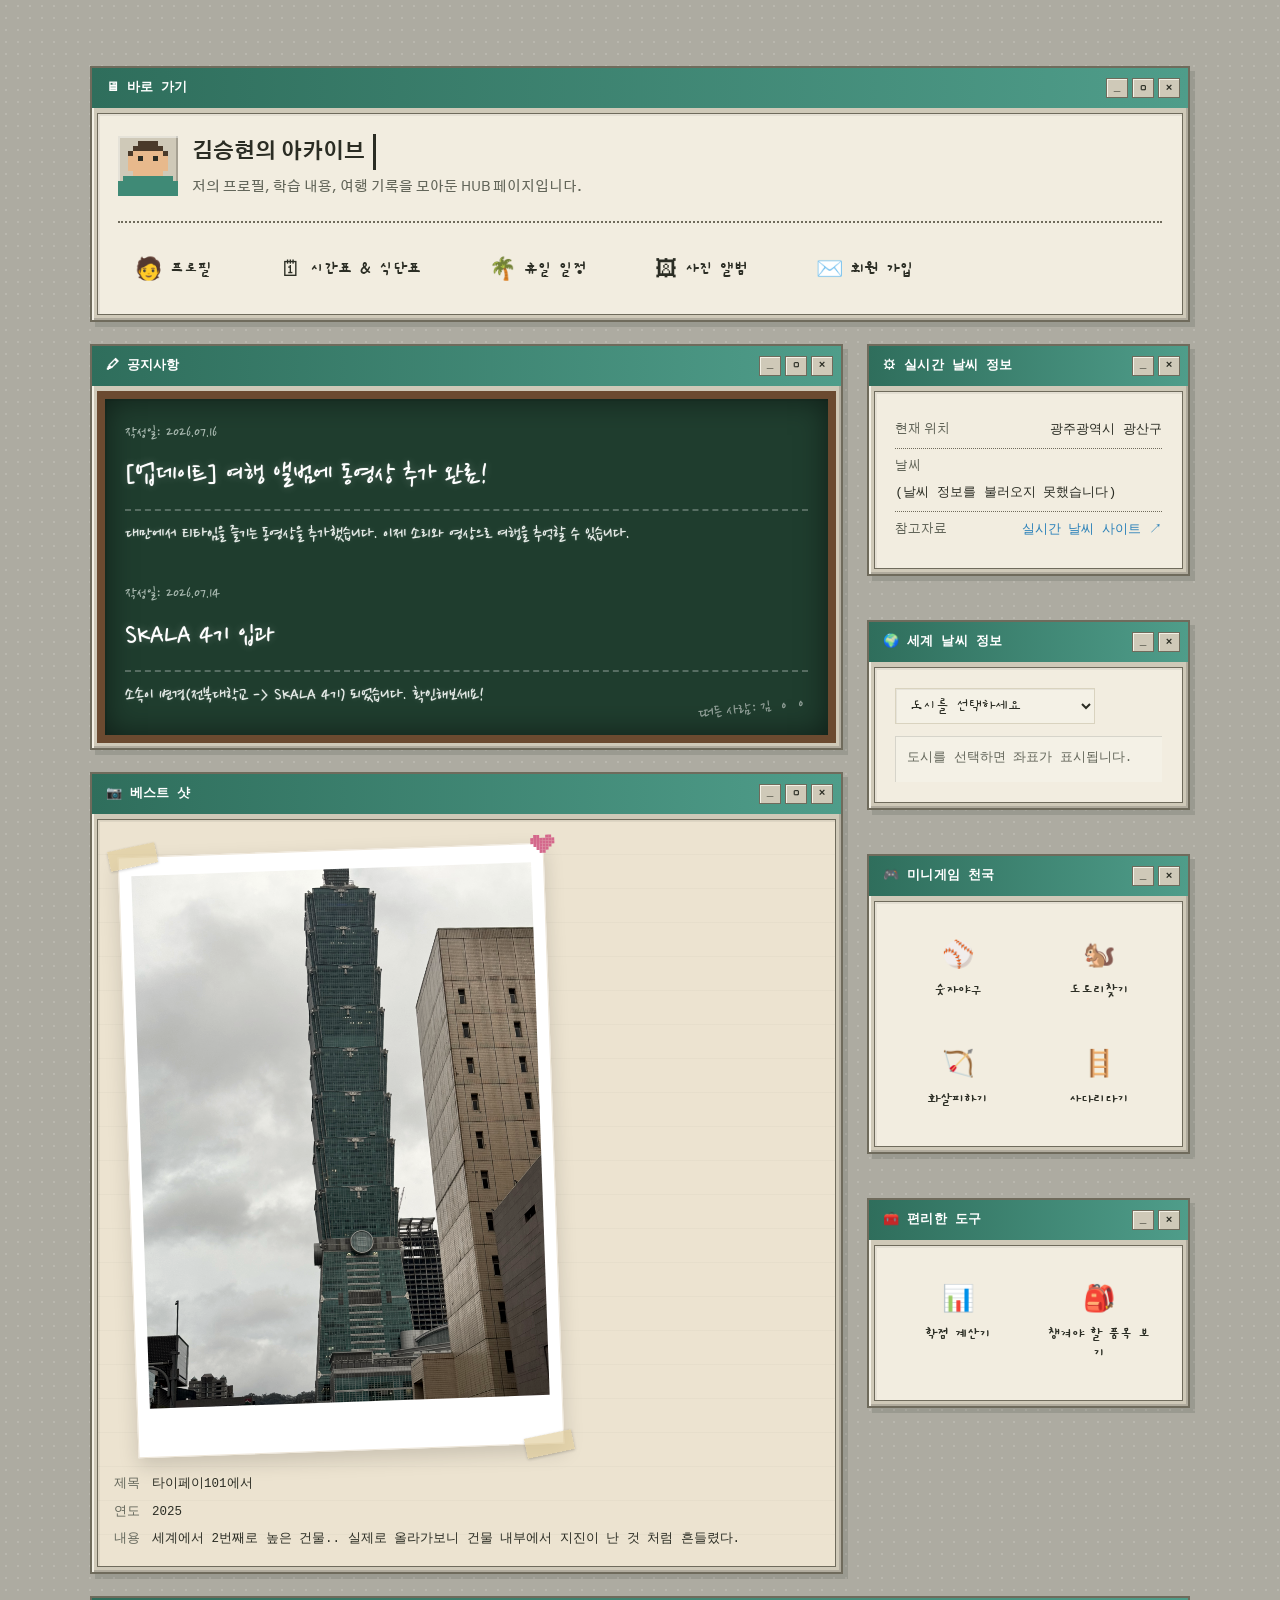
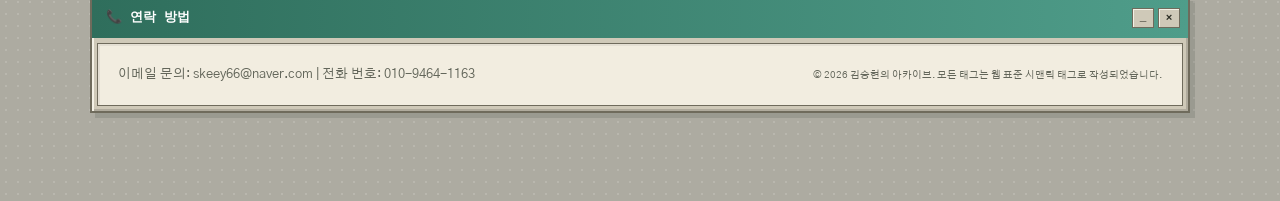
<file: html/index.html>
<!DOCTYPE html>
<html lang="ko">
<head>
    <meta charset="UTF-8">
    <meta name="viewport" content="width=device-width, initial-scale=1.0">
    <title>📑 김승현의 아카이브 사이트</title>
    <link rel="stylesheet" href="../css/style.css">
</head>
<body class="page-desktop">
    <div class="container container-home">
        <div class="desktop">

            <div class="window home-window pixel-corner">
                <div class="titlebar">
                    <span class="name">🖥 바로 가기</span>
                    <span class="controls"><span class="ctl">_</span><span class="ctl">▢</span><span class="ctl">×</span></span>
                </div>
                <div class="win-body">
                    <header class="profile-row">
                        <div class="profile-left">
                            <div class="avatar pixel-corner"><span class="pixel-avatar"></span></div>
                            <div>
                                <h1 class="typewriter">김승현의 아카이브</h1>
                                <p class="tagline">저의 프로필, 학습 내용, 여행 기록을 모아둔 HUB 페이지입니다.</p>
                            </div>
                        </div>
                        
                    </header>

                    <nav class="icon-row">
                        <a class="dicon" href="myProfile.html"><span class="glyph pixel-corner">🧑</span><span class="lbl">프로필</span></a>
                        <a class="dicon" href="myClass.html"><span class="glyph pixel-corner">🗓</span><span class="lbl">시간표 & 식단표</span></a>
                        <a class="dicon" href="myHoliday.html"><span class="glyph pixel-corner">🌴</span><span class="lbl">휴일 일정</span></a>
                        <a class="dicon" href="myTrip.html"><span class="glyph pixel-corner">🖼</span><span class="lbl">사진 앨범</span></a>
                        <a class="dicon" href="signUp.html"><span class="glyph pixel-corner">✉️</span><span class="lbl">회원 가입</span></a>
                    </nav>
                </div>
            </div>

            <div class="content-wrapper">
                <main>
                    <div class="window notepad pixel-corner">
                        <div class="titlebar">
                            <span class="name">🖍 공지사항</span>
                            <span class="controls"><span class="ctl">_</span><span class="ctl">▢</span><span class="ctl">×</span></span>
                        </div>
                        <div class="win-body">
                            <section>
                                <div class="date">작성일: 2026.07.16</div>
                                <h3><a href="myTrip.html">[업데이트] 여행 앨범에 동영상 추가 완료!</a></h3>
                                <p>대만에서 티타임을 즐기는 동영상을 추가했습니다. 이제 소리와 영상으로 여행을 추억할 수 있습니다.</p>
                                <br>
                                <div class="date">작성일: 2026.07.14</div>
                                <h3><a href="myProfile.html">SKALA 4기 입과</a></h3>
                                <p>소속이 변경(전북대학교 -> SKALA 4기) 되었습니다. 확인해보세요!</p>
                                
                                
                            </section>
                            <span class="chalk-doodle">떠든 사람: 김 ㅇㅇ</span>
                        </div>

                    </div>

                    <div class="window viewer pixel-corner">
                        <div class="titlebar">
                            <span class="name">📷 베스트 샷</span>
                            <span class="controls"><span class="ctl">_</span><span class="ctl">▢</span><span class="ctl">×</span></span>
                        </div>
                        <div class="win-body">
                            <section>
                                <figure class="photo">
                                    <span class="pixel-heart"></span>
                                    <img src="../media/타이페이101.jpeg" width="400" height="600" alt="타이페이101">
                                </figure>
                                <dl>
                                    <dt>제목</dt><dd>타이페이101에서</dd>
                                    <dt>연도</dt><dd>2025</dd>
                                    <dt>내용</dt><dd>세계에서 2번째로 높은 건물.. 실제로 올라가보니 건물 내부에서 지진이 난 것 처럼 흔들렸다.</dd>
                                </dl>
                            </section>
                        </div>
                    </div>
                </main>

                <aside>
                    <div class="window sysprop pixel-corner">
                        <div class="titlebar">
                            <span class="name">⚙ 실시간 날씨 정보</span>
                            <span class="controls"><span class="ctl">_</span><span class="ctl">×</span></span>
                        </div>
                        <div class="win-body">
                            <div class="row"><span>현재 위치</span><b>광주광역시 광산구</b></div>
                            <div class="row row-weather"><span>날씨</span><b id="local-weather">날씨 불러오는 중... ⏳</b></div>
                            <div class="row"><span>참고자료</span><b><a href="https://www.weather.go.kr/w/index.do" target="_blank">실시간 날씨 사이트 ↗</a></b></div>
                        </div>
                    </div>

                    <div class="window worldweather pixel-corner">
                        <div class="titlebar">
                            <span class="name">🌍 세계 날씨 정보</span>
                            <span class="controls"><span class="ctl">_</span><span class="ctl">×</span></span>
                        </div>
                        <div class="win-body">
                            <select id="city-select" class="retro-select pixel-corner">
                                <option value="none">도시를 선택하세요</option>
                                <option value="37.56,126.97">대한민국 서울 🇰🇷</option>
                                <option value="35.67,139.65">일본 도쿄 🇯🇵</option>
                                <option value="48.85,2.35">프랑스 파리 🇫🇷</option>
                                <option value="40.71,-74.01">미국 뉴욕 🇺🇸</option>
                                <option value="51.51,-0.13">영국 런던 🇬🇧</option>
                                <option value="-33.87,151.21">호주 시드니 🇦🇺</option>
                                <option value="39.90,116.41">중국 베이징 🇨🇳</option>
                                <option value="25.20,55.27">아랍에미리트 두바이 🇦🇪</option>
                            </select>
                            <div id="weather-box" class="weather-result pixel-corner">
                                <p>도시를 선택하면 좌표가 표시됩니다.</p>
                            </div>
                        </div>
                    </div>

                    <div class="window launcher pixel-corner">
                        <div class="titlebar">
                            <span class="name">🎮 미니게임 천국</span>
                            <span class="controls"><span class="ctl">_</span><span class="ctl">×</span></span>
                        </div>
                        <div class="win-body">
                            <button type="button" class="app pixel-corner" onclick="openBaseballGame()"><span class="g">⚾</span>숫자야구</button>
                            <button type="button" class="app pixel-corner" onclick="findAcorn()"><span class="g">🐿️</span>도토리찾기</button>
                            <button type="button" class="app pixel-corner" onclick="openArrowGame()"><span class="g">🏹</span>화살피하기</button>
                            <button type="button" class="app pixel-corner" onclick="openLadderGame()"><span class="g">🪜</span>사다리타기</button>
                        </div>
                    </div>

                    <div class="window launcher pixel-corner">
                        <div class="titlebar">
                            <span class="name">🧰 편리한 도구</span>
                            <span class="controls"><span class="ctl">_</span><span class="ctl">×</span></span>
                        </div>
                        <div class="win-body">
                            <button type="button" class="app pixel-corner" onclick="checkGrade()"><span class="g">📊</span>학점 계산기</button>
                            <button type="button" class="app pixel-corner" onclick="showMyBag()"><span class="g">🎒</span>챙겨야 할 품목 보기</button>
                        </div>
                    </div>

                    <div id="ladder-backdrop" class="acorn-backdrop" style="display: none;" onclick="closeLadderGame()"></div>

                    <div class="window ladderwin pixel-corner" id="ladder-window" style="display: none;">
                        <div class="titlebar">
                            <span class="name">🪜 사다리타기</span>
                            <span class="controls"><span class="ctl">_</span><span class="ctl" onclick="closeLadderGame()">×</span></span>
                        </div>
                        <div class="win-body">
                            <div class="ladder-controls">
                                <label for="ladder-count">인원</label>
                                <select id="ladder-count" class="retro-select pixel-corner" onchange="rebuildLadder()">
                                    <option value="2">2명</option>
                                    <option value="3">3명</option>
                                    <option value="4" selected>4명</option>
                                    <option value="5">5명</option>
                                    <option value="6">6명</option>
                                </select>
                                <button type="button" class="acorn-restart" onclick="rebuildLadder()">🔄 새 사다리</button>
                            </div>
                            <div class="ladder-names" id="ladder-top-names"></div>
                            <canvas id="ladder-canvas" width="300" height="240"></canvas>
                            <div class="ladder-names" id="ladder-bottom-names"></div>
                            <p id="ladder-status">🪜 위 이름을 클릭하면 결과를 확인할 수 있어요!</p>
                        </div>
                    </div>

                    <div id="baseball-backdrop" class="acorn-backdrop" style="display: none;" onclick="closeBaseballGame()"></div>

                    <div class="window baseballwin pixel-corner" id="baseball-window" style="display: none;">
                        <div class="titlebar">
                            <span class="name">⚾ 숫자야구</span>
                            <span class="controls"><span class="ctl">_</span><span class="ctl" onclick="closeBaseballGame()">×</span></span>
                        </div>
                        <div class="win-body">
                            <p id="baseball-status">⚾ 서로 다른 숫자 3자리를 맞춰보세요!</p>
                            <div class="baseball-input-row">
                                <input type="text" id="baseball-guess" maxlength="3" inputmode="numeric" placeholder="예: 123">
                                <button type="button" class="acorn-restart" onclick="submitBaseballGuess()">확인</button>
                            </div>
                            <div class="baseball-log-wrap">
                                <table class="baseball-log" border="1" cellpadding="4" cellspacing="0">
                                    <thead>
                                        <tr>
                                            <th>회차</th>
                                            <th>입력</th>
                                            <th>결과</th>
                                        </tr>
                                    </thead>
                                    <tbody id="baseball-log-rows"></tbody>
                                </table>
                            </div>
                            <button type="button" class="acorn-restart" onclick="startBaseballGame()">🔄 다시하기</button>
                        </div>
                    </div>

                    <div id="grade-backdrop" class="acorn-backdrop" style="display: none;" onclick="closeGradeCalc()"></div>

                    <div class="window gradewin pixel-corner" id="grade-window" style="display: none;">
                        <div class="titlebar">
                            <span class="name">📊 학점 계산기</span>
                            <span class="controls"><span class="ctl">_</span><span class="ctl" onclick="closeGradeCalc()">×</span></span>
                        </div>
                        <div class="win-body">
                            <table class="grade-table" border="1" cellpadding="5" cellspacing="0">
                                <thead>
                                    <tr>
                                        <th>과목명</th>
                                        <th>학점</th>
                                        <th>성적</th>
                                        <th>전공</th>
                                        <th></th>
                                    </tr>
                                </thead>
                                <tbody id="grade-rows"></tbody>
                            </table>
                            <button type="button" class="grade-add-btn" onclick="addGradeRow()">➕ 과목 추가</button>
                            <p class="grade-result" id="grade-result">과목명과 학점, 성적을 입력하고 계산하기를 눌러주세요.</p>
                            <button type="button" class="acorn-restart" onclick="calculateGPA()">🧮 평점 계산하기</button>
                        </div>
                    </div>

                    <div id="acorn-backdrop" class="acorn-backdrop" style="display: none;" onclick="findAcorn()"></div>

                    <div class="window acornwin pixel-corner" id="acorn-window" style="display: none;">
                        <div class="titlebar">
                            <span class="name">🐿️ 도토리찾기</span>
                            <span class="controls"><span class="ctl">_</span><span class="ctl" onclick="findAcorn()">×</span></span>
                        </div>
                        <div class="win-body">
                            <div class="acorn-difficulty">
                                <button type="button" class="acorn-diff-btn active" data-diff="easy" onclick="setAcornDifficulty('easy')">쉬움</button>
                                <button type="button" class="acorn-diff-btn" data-diff="normal" onclick="setAcornDifficulty('normal')">보통</button>
                                <button type="button" class="acorn-diff-btn" data-diff="hard" onclick="setAcornDifficulty('hard')">어려움</button>
                            </div>
                            <p id="acorn-status">🐿️ 도토리 10개가 숨어있어요. 칸을 클릭해서 피해보세요!</p>
                            <div id="acorn-grid" class="acorn-grid"></div>
                            <button type="button" class="acorn-restart" onclick="startAcornGame()">🔄 다시하기</button>
                        </div>
                    </div>

                    <div id="arrow-backdrop" class="acorn-backdrop" style="display: none;" onclick="closeArrowGame()"></div>

                    <div class="window arrowwin pixel-corner" id="arrow-window" style="display: none;">
                        <div class="titlebar">
                            <span class="name">🏹 화살피하기</span>
                            <span class="controls"><span class="ctl">_</span><span class="ctl" onclick="closeArrowGame()">×</span></span>
                        </div>
                        <div class="win-body">
                            <p id="arrow-status">🏹 방향키(WASD)로 움직여서 화살을 피하세요!</p>
                            <canvas id="arrow-canvas" width="320" height="320"></canvas>
                            <p id="arrow-score">⏱ 생존 시간: 0.0초</p>
                            <button type="button" class="acorn-restart" onclick="startArrowGame()">🔄 다시하기</button>
                        </div>
                    </div>
                </aside>
            </div>

            <div class="window footerwin pixel-corner">
                <div class="titlebar">
                    <span class="name">📞 연락 방법</span>
                    <span class="controls"><span class="ctl">_</span><span class="ctl">×</span></span>
                </div>
                <footer class="win-body">
                    <span>이메일 문의: skeey66@naver.com | 전화 번호: 010-9464-1163</span>
                    <span><small>© 2026 김승현의 아카이브. 모든 태그는 웹 표준 시맨틱 태그로 작성되었습니다.</small></span>
                </footer>
            </div>

        </div>
    </div>
    <script src="../script/baseball.js"></script>
    <script src="../script/grade.js"></script>
    <script src="../script/bag.js"></script>
    <script src="../script/findAcorn.js"></script>
    <script src="../script/arrowDodge.js"></script>
    <script src="../script/ladder.js"></script>
    <script type="module" src="../script/realtimeInfo.js"></script>

</body>
</html>
</file>
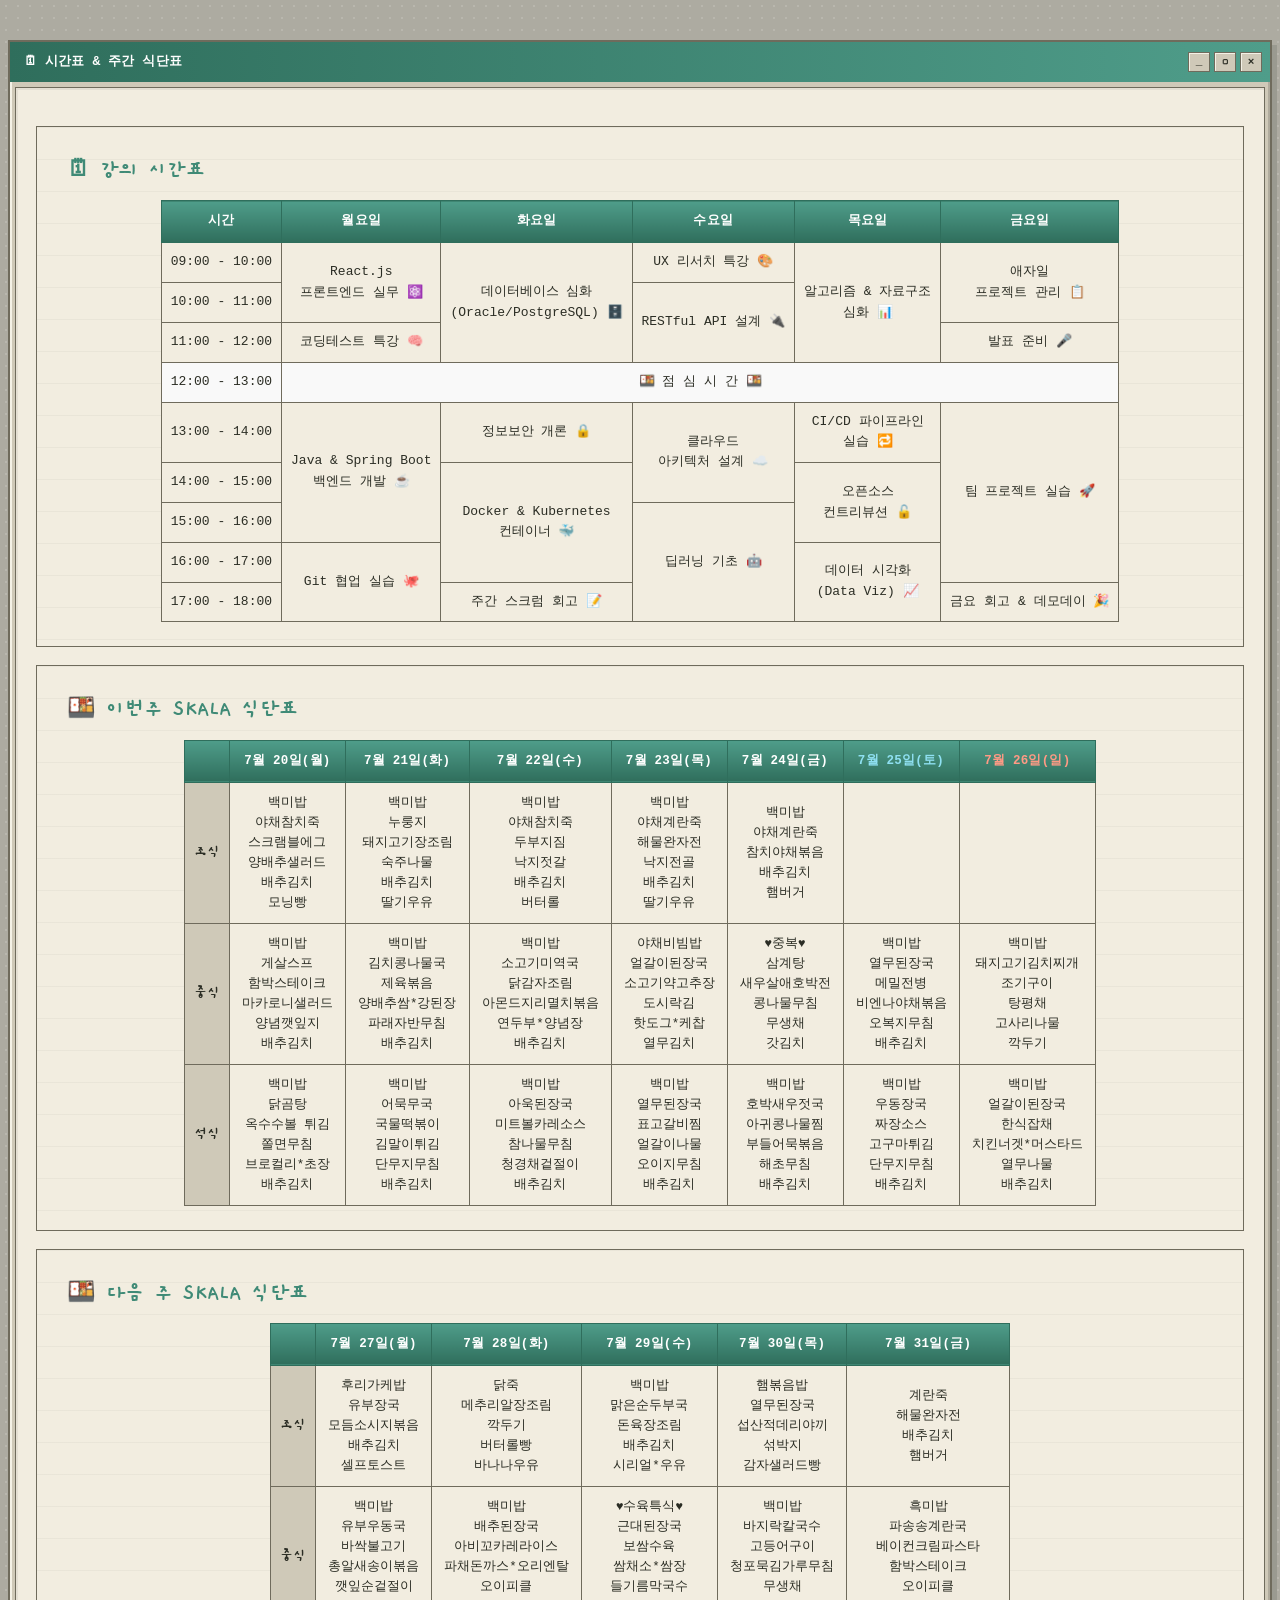
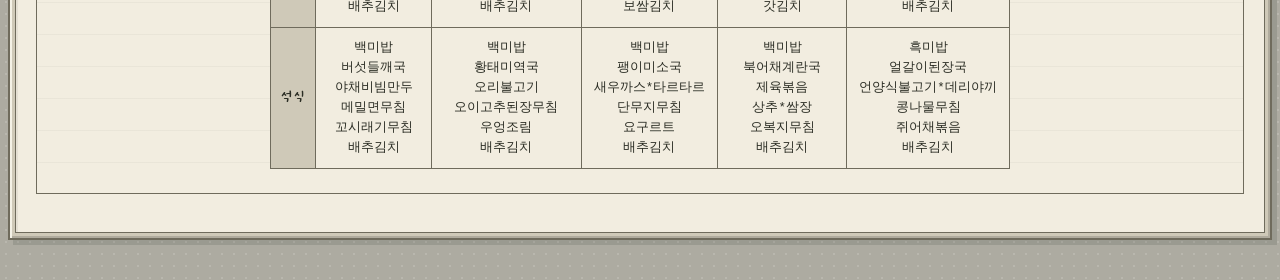
<file: html/myClass.html>
<!DOCTYPE html>
<html lang="ko">
<head>
    <meta charset="UTF-8">
    <meta name="viewport" content="width=device-width, initial-scale=1.0">
    <title>나의 강의 시간표</title>
    <link rel="stylesheet" href="../css/style.css">
</head>
<body class="page-desktop">
    <div class="container class-wide">
        <div class="window pixel-corner class-window">
            <div class="titlebar">
                <span class="name">🗓 시간표 &amp; 주간 식단표</span>
                <span class="controls"><span class="ctl">_</span><span class="ctl">▢</span><span class="ctl">×</span></span>
            </div>
            <div class="win-body">
                <div class="holiday-page">
                <h2>🗓 강의 시간표</h2>
                <table border="1" cellpadding="7" cellspacing="0">
                    <thead>
                        <tr bgcolor="#eeeeee">
                            <th>시간</th>
                            <th>월요일</th>
                            <th>화요일</th>
                            <th>수요일</th>
                            <th>목요일</th>
                            <th>금요일</th>
                        </tr>
                    </thead>
                    <tbody>
                        <tr>
                            <td>09:00 - 10:00</td>
                            <td rowspan="2">React.js<br>프론트엔드 실무 ⚛️</td>
                            <td rowspan="3">데이터베이스 심화<br>(Oracle/PostgreSQL) 🗄️</td>
                            <td>UX 리서치 특강 🎨</td>
                            <td rowspan="3">알고리즘 &amp; 자료구조<br>심화 📊</td>
                            <td rowspan="2">애자일<br>프로젝트 관리 📋</td>
                        </tr>
                        <tr>
                            <td>10:00 - 11:00</td>
                            <td rowspan="2">RESTful API 설계 🔌</td>
                        </tr>
                        <tr>
                            <td>11:00 - 12:00</td>
                            <td>코딩테스트 특강 🧠</td>
                            <td>발표 준비 🎤</td>
                        </tr>

                        <tr align="center" bgcolor="#f9f9f9">
                            <td>12:00 - 13:00</td>
                            <td colspan="5">🍱 점 심 시 간 🍱</td>
                        </tr>

                        <tr>
                            <td>13:00 - 14:00</td>
                            <td rowspan="3">Java &amp; Spring Boot<br>백엔드 개발 ☕</td>
                            <td>정보보안 개론 🔒</td>
                            <td rowspan="2">클라우드<br>아키텍처 설계 ☁️</td>
                            <td>CI/CD 파이프라인<br>실습 🔁</td>
                            <td rowspan="4">팀 프로젝트 실습 🚀</td>
                        </tr>
                        <tr>
                            <td>14:00 - 15:00</td>
                            <td rowspan="3">Docker &amp; Kubernetes<br>컨테이너 🐳</td>
                            <td rowspan="2">오픈소스<br>컨트리뷰션 🔓</td>
                        </tr>
                        <tr>
                            <td>15:00 - 16:00</td>
                            <td rowspan="3">딥러닝 기초 🤖</td>
                        </tr>
                        <tr>
                            <td>16:00 - 17:00</td>
                            <td rowspan="2">Git 협업 실습 🐙</td>
                            <td rowspan="2">데이터 시각화<br>(Data Viz) 📈</td>
                        </tr>
                        <tr>
                            <td>17:00 - 18:00</td>
                            <td>주간 스크럼 회고 📝</td>
                            <td>금요 회고 &amp; 데모데이 🎉</td>
                        </tr>
                    </tbody>
                </table>
                </div>

                <div class="holiday-page">
                <h2>🍱 이번주 SKALA 식단표</h2>
                <table class="meal-table" border="1" cellpadding="7" cellspacing="0">
                    <thead>
                        <tr>
                            <th></th>
                            <th>7월 20일(월)</th>
                            <th>7월 21일(화)</th>
                            <th>7월 22일(수)</th>
                            <th>7월 23일(목)</th>
                            <th>7월 24일(금)</th>
                            <th class="sat">7월 25일(토)</th>
                            <th class="sun">7월 26일(일)</th>
                        </tr>
                    </thead>
                    <tbody>
                        <tr>
                            <td class="meal-label">조식</td>
                            <td>백미밥<br>야채참치죽<br>스크램블에그<br>양배추샐러드<br>배추김치<br>모닝빵</td>
                            <td>백미밥<br>누룽지<br>돼지고기장조림<br>숙주나물<br>배추김치<br>딸기우유</td>
                            <td>백미밥<br>야채참치죽<br>두부지짐<br>낙지젓갈<br>배추김치<br>버터롤</td>
                            <td>백미밥<br>야채계란죽<br>해물완자전<br>낙지전골<br>배추김치<br>딸기우유</td>
                            <td>백미밥<br>야채계란죽<br>참치야채볶음<br>배추김치<br>햄버거</td>
                            <td></td>
                            <td></td>
                        </tr>
                        <tr>
                            <td class="meal-label">중식</td>
                            <td>백미밥<br>게살스프<br>함박스테이크<br>마카로니샐러드<br>양념깻잎지<br>배추김치</td>
                            <td>백미밥<br>김치콩나물국<br>제육볶음<br>양배추쌈*강된장<br>파래자반무침<br>배추김치</td>
                            <td>백미밥<br>소고기미역국<br>닭감자조림<br>아몬드지리멸치볶음<br>연두부*양념장<br>배추김치</td>
                            <td>야채비빔밥<br>얼갈이된장국<br>소고기약고추장<br>도시락김<br>핫도그*케찹<br>열무김치</td>
                            <td>♥중복♥<br>삼계탕<br>새우살애호박전<br>콩나물무침<br>무생채<br>갓김치</td>
                            <td>백미밥<br>열무된장국<br>메밀전병<br>비엔나야채볶음<br>오복지무침<br>배추김치</td>
                            <td>백미밥<br>돼지고기김치찌개<br>조기구이<br>탕평채<br>고사리나물<br>깍두기</td>
                        </tr>
                        <tr>
                            <td class="meal-label">석식</td>
                            <td>백미밥<br>닭곰탕<br>옥수수볼 튀김<br>쫄면무침<br>브로컬리*초장<br>배추김치</td>
                            <td>백미밥<br>어묵무국<br>국물떡볶이<br>김말이튀김<br>단무지무침<br>배추김치</td>
                            <td>백미밥<br>아욱된장국<br>미트볼카레소스<br>참나물무침<br>청경채겉절이<br>배추김치</td>
                            <td>백미밥<br>열무된장국<br>표고갈비찜<br>얼갈이나물<br>오이지무침<br>배추김치</td>
                            <td>백미밥<br>호박새우젓국<br>아귀콩나물찜<br>부들어묵볶음<br>해초무침<br>배추김치</td>
                            <td>백미밥<br>우동장국<br>짜장소스<br>고구마튀김<br>단무지무침<br>배추김치</td>
                            <td>백미밥<br>얼갈이된장국<br>한식잡채<br>치킨너겟*머스타드<br>열무나물<br>배추김치</td>
                        </tr>
                    </tbody>
                </table>
                </div>

                <div class="holiday-page">
                <h2>🍱 다음 주 SKALA 식단표</h2>
                <table class="meal-table" border="1" cellpadding="7" cellspacing="0">
                    <thead>
                        <tr>
                            <th></th>
                            <th>7월 27일(월)</th>
                            <th>7월 28일(화)</th>
                            <th>7월 29일(수)</th>
                            <th>7월 30일(목)</th>
                            <th>7월 31일(금)</th>
                        </tr>
                    </thead>
                    <tbody>
                        <tr>
                            <td class="meal-label">조식</td>
                            <td>후리가케밥<br>유부장국<br>모듬소시지볶음<br>배추김치<br>셀프토스트</td>
                            <td>닭죽<br>메추리알장조림<br>깍두기<br>버터롤빵<br>바나나우유</td>
                            <td>백미밥<br>맑은순두부국<br>돈육장조림<br>배추김치<br>시리얼*우유</td>
                            <td>햄볶음밥<br>열무된장국<br>섭산적데리야끼<br>섞박지<br>감자샐러드빵</td>
                            <td>계란죽<br>해물완자전<br>배추김치<br>햄버거</td>
                        </tr>
                        <tr>
                            <td class="meal-label">중식</td>
                            <td>백미밥<br>유부우동국<br>바싹불고기<br>총알새송이볶음<br>깻잎순겉절이<br>배추김치</td>
                            <td>백미밥<br>배추된장국<br>아비꼬카레라이스<br>파채돈까스*오리엔탈<br>오이피클<br>배추김치</td>
                            <td>♥수육특식♥<br>근대된장국<br>보쌈수육<br>쌈채소*쌈장<br>들기름막국수<br>보쌈김치</td>
                            <td>백미밥<br>바지락칼국수<br>고등어구이<br>청포묵김가루무침<br>무생채<br>갓김치</td>
                            <td>흑미밥<br>파송송계란국<br>베이컨크림파스타<br>함박스테이크<br>오이피클<br>배추김치</td>
                        </tr>
                        <tr>
                            <td class="meal-label">석식</td>
                            <td>백미밥<br>버섯들깨국<br>야채비빔만두<br>메밀면무침<br>꼬시래기무침<br>배추김치</td>
                            <td>백미밥<br>황태미역국<br>오리불고기<br>오이고추된장무침<br>우엉조림<br>배추김치</td>
                            <td>백미밥<br>팽이미소국<br>새우까스*타르타르<br>단무지무침<br>요구르트<br>배추김치</td>
                            <td>백미밥<br>북어채계란국<br>제육볶음<br>상추*쌈장<br>오복지무침<br>배추김치</td>
                            <td>흑미밥<br>얼갈이된장국<br>언양식불고기*데리야끼<br>콩나물무침<br>쥐어채볶음<br>배추김치</td>
                        </tr>
                    </tbody>
                </table>
                </div>
            </div>
        </div>
    </div>
</body>
</html>
</file>
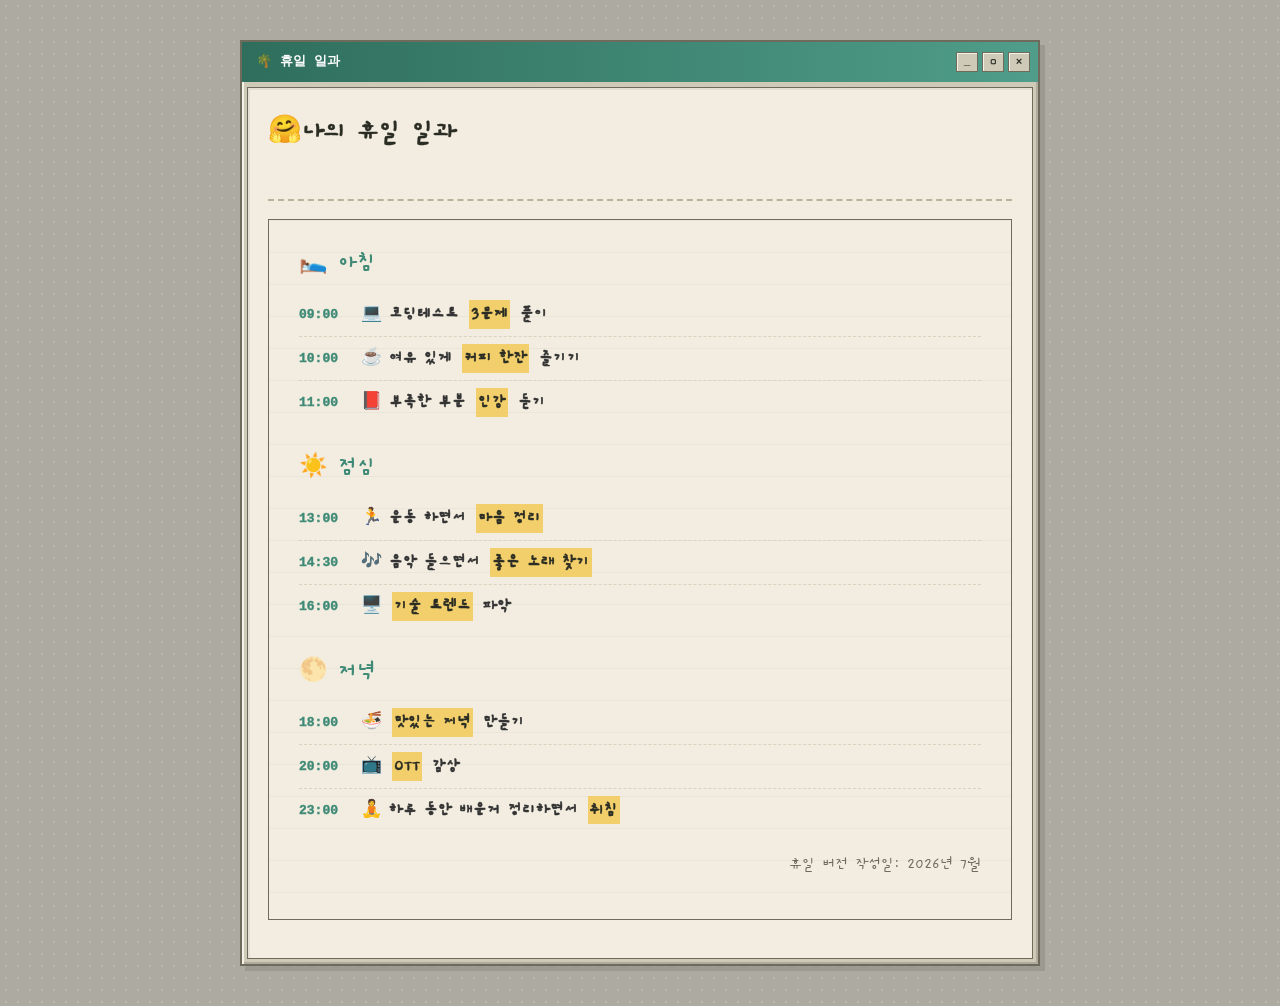
<file: html/myHoliday.html>
<!DOCTYPE html>
<html lang="ko">
    <head>
        <meta charset="UTF-8">
        <meta name="viewport" content="width=device-width, initial-scale=1.0">
        <title>나의 휴일 일과</title>
        <link rel="stylesheet" href="../css/style.css">
    </head>
    <body class="page-desktop">
        <div class="container">
            <div class="window pixel-corner holiday-window">
                <div class="titlebar">
                    <span class="name">🌴 휴일 일과</span>
                    <span class="controls"><span class="ctl">_</span><span class="ctl">▢</span><span class="ctl">×</span></span>
                </div>
                <div class="win-body">
                    <h1>🤗나의 휴일 일과</h1>
                    <br>
                    <hr>

                    <div class="holiday-page">
                        <section class="holiday-block">
                            <h2><u>🛌 아침</u></h2>
                            <p class="holiday-row"><b>09:00</b> 💻 코딩테스트 <mark>3문제</mark> 풀이</p>
                            <p class="holiday-row"><b>10:00</b> ☕️ 여유 있게 <mark>커피 한잔</mark> 즐기기</p>
                            <p class="holiday-row"><b>11:00</b> 📕 부족한 부분 <mark>인강</mark> 듣기</p>
                        </section>

                        <section class="holiday-block">
                            <h2><u>☀️ 점심</u></h2>
                            <p class="holiday-row"><b>13:00</b> 🏃 운동 하면서 <mark>마음 정리</mark></p>
                            <p class="holiday-row"><b>14:30</b> 🎶 음악 들으면서 <mark>좋은 노래 찾기</mark></p>
                            <p class="holiday-row"><b>16:00</b> 🖥️ <mark>기술 트렌드</mark> 파악</p>
                        </section>

                        <section class="holiday-block">
                            <h2><u>🌕 저녁</u></h2>
                            <p class="holiday-row"><b>18:00</b> 🍜 <mark>맛있는 저녁</mark> 만들기</p>
                            <p class="holiday-row"><b>20:00</b> 📺 <mark>OTT</mark> 감상</p>
                            <p class="holiday-row"><b>23:00</b> 🧘 하루 동안 배운거 정리하면서 <mark>취침</mark></p>
                        </section>

                        <p class="holiday-footer">휴일 버전 작성일: 2026년 7월</p>
                    </div>
                </div>
            </div>
        </div>
    </body>

</html>
</file>
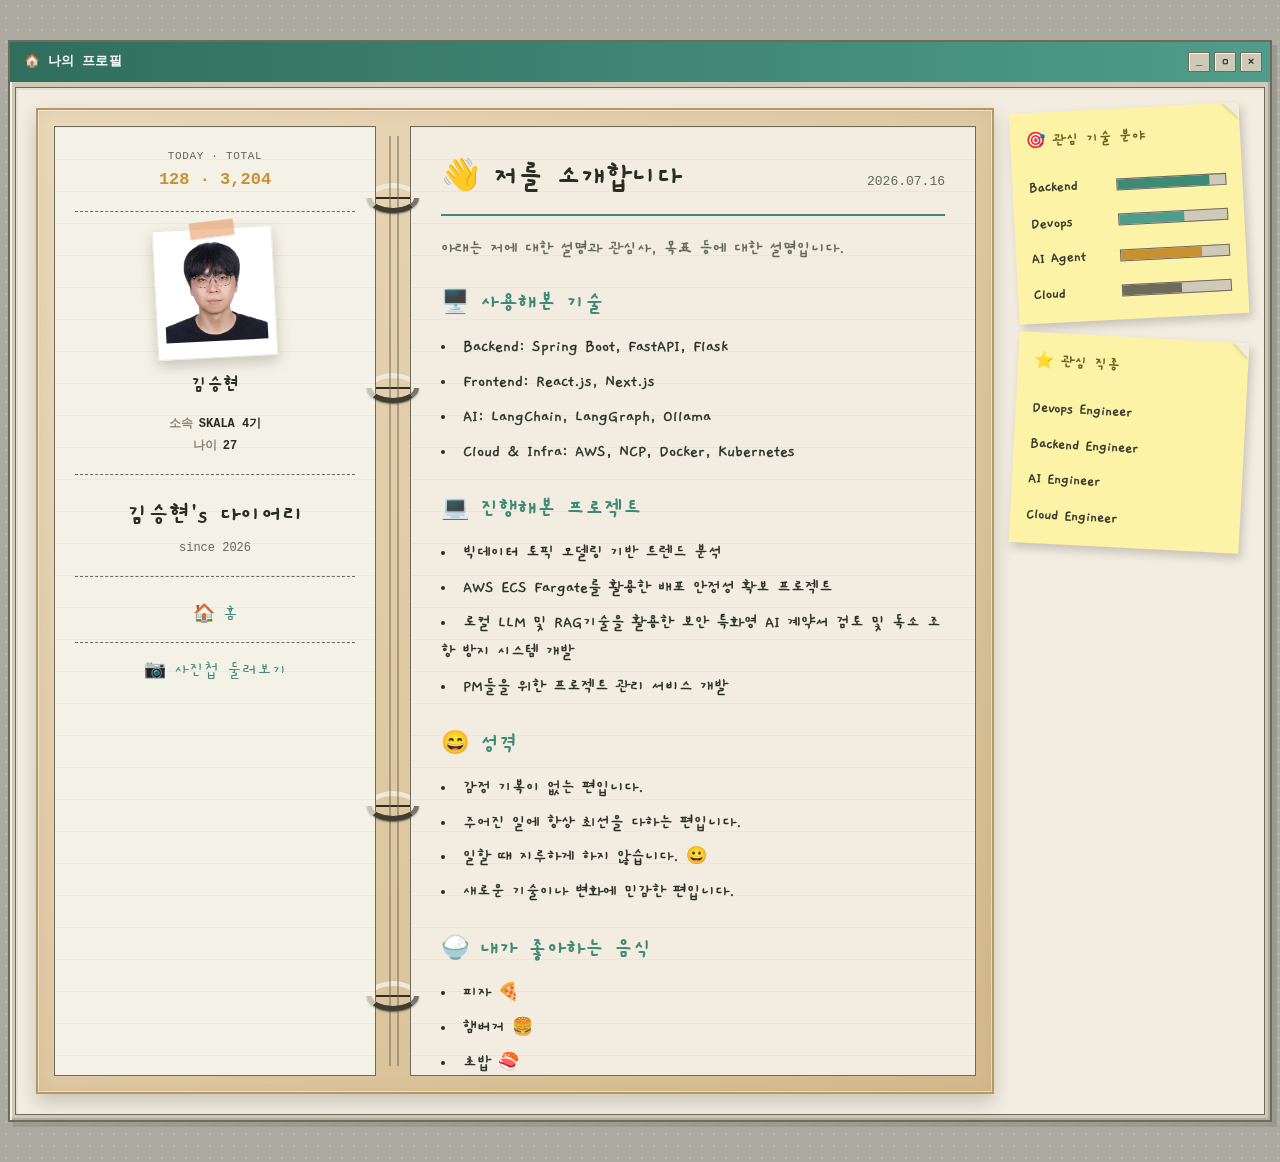
<file: html/myProfile.html>
<!DOCTYPE html>
<html lang="ko">
    <head>
        <meta charset="UTF-8">
        <meta name="viewport" content="width=device-width, initial-scale=1.0">
        <title>나의 프로필 페이지</title>
        <link rel="stylesheet" href="../css/style.css">
    </head>
    <body class="page-desktop">
        <div class="container mh-wide">
            <div class="window profile-window">
                <div class="titlebar">
                    <span class="name">🏠 나의 프로필</span>
                    <span class="controls"><span class="ctl">_</span><span class="ctl">▢</span><span class="ctl">×</span></span>
                </div>
                <div class="win-body">
                    <div class="mh-book">
                        <div class="mh-frame">

                            <div class="mh-mini">
                                <div class="mh-counter">
                                    <span class="mh-lbl">TODAY · TOTAL</span>
                                    <span class="mh-num">128 · 3,204</span>
                                </div>

                                <div class="mh-room">
                                    <div class="mh-avatar"><img src="../media/profilePhoto.jpg" alt="김승현 프로필 사진"></div>
                                    <div class="mh-level">김승현</div>
                                    <dl class="mh-meta">
                                        <div><dt>소속</dt><dd>SKALA 4기</dd></div>
                                        <div><dt>나이</dt><dd>27</dd></div>
                                    </dl>
                                </div>

                                <div class="mh-title">
                                    <div class="mh-name">김승현's 다이어리</div>
                                    <div class="mh-since">since 2026</div>
                                </div>

                                <nav class="mh-menu">
                                    <a href="index.html">🏠 홈</a>
                                    <a href="myTrip.html">📷 사진첩 둘러보기</a>
                                </nav>
                            </div>

                            <div class="mh-spine">
                                <span class="mh-rail l"></span><span class="mh-rail r"></span>
                                <span class="mh-ring mh-ring-1"></span>
                                <span class="mh-ring mh-ring-2"></span>
                                <span class="mh-ring mh-ring-3"></span>
                                <span class="mh-ring mh-ring-4"></span>
                                <span class="mh-ring-front mh-ring-1"></span>
                                <span class="mh-ring-front mh-ring-2"></span>
                                <span class="mh-ring-front mh-ring-3"></span>
                                <span class="mh-ring-front mh-ring-4"></span>
                            </div>

                            <div class="mh-notebook">
                                <div class="mh-diary-head">
                                    <h1>👋 저를 소개합니다</h1>
                                    <span>2026.07.16</span>
                                </div>
                                <p class="mh-intro">아래는 저에 대한 설명과 관심사, 목표 등에 대한 설명입니다.</p>

                                <section class="mh-entry">
                                    <h2>🖥️ 사용해본 기술</h2>
                                    <ul class="mh-chips">
                                        <li>Backend: Spring Boot, FastAPI, Flask</li>
                                        <li>Frontend: React.js, Next.js</li>
                                        <li>AI: LangChain, LangGraph, Ollama</li>
                                        <li>Cloud &amp; Infra: AWS, NCP, Docker, Kubernetes</li>
                                    </ul>
                                </section>

                                <section class="mh-entry">
                                    <h2>💻 진행해본 프로젝트</h2>
                                    <ul class="mh-chips">
                                        <li>빅데이터 토픽 모델링 기반 트렌드 분석</li>
                                        <li>AWS ECS Fargate를 활용한 배포 안정성 확보 프로젝트</li>
                                        <li>로컬 LLM 및 RAG기술을 활용한 보안 특화영 AI 계약서 검토 및 독소 조항 방지 시스템 개발</li>
                                        <li>PM들을 위한 프로젝트 관리 서비스 개발</li>
                                    </ul>
                                </section>

                                <section class="mh-entry">
                                    <h2>😄 성격</h2>
                                    <ul class="mh-chips">
                                        <li>감정 기복이 없는 편입니다.</li>
                                        <li>주어진 일에 항상 최선을 다하는 편입니다.</li>
                                        <li>일할 때 지루하게 하지 않습니다. 😀</li>
                                        <li>새로운 기술이나 변화에 민감한 편입니다.</li>
                                    </ul>
                                </section>

                                <section class="mh-entry">
                                    <h2>🍚 내가 좋아하는 음식</h2>
                                    <ul class="mh-chips">
                                        <li>피자 🍕</li>
                                        <li>햄버거 🍔</li>
                                        <li>초밥 🍣</li>
                                    </ul>
                                </section>

                                <section class="mh-entry">
                                    <h2>📅 올해 할 일</h2>
                                    <ol class="mh-todo" type="1">
                                        <li>AWS Certified DevOps Engineer - Professional 취득 📚</li>
                                        <li>꾸준히 운동해서 체력 키우기 💪</li>
                                        <li>SKALA를 통해 성장하기 💻</li>
                                        <li>나만의 포트폴리오 프로젝트 완성하기 🗂️</li>
                                    </ol>
                                </section>

                                <section class="mh-entry">
                                    <h2>💁 나를 설명하는 단어들</h2>
                                    <dl class="mh-words">
                                        <div class="mh-word">
                                            <dt>🔍 도전성</dt>
                                            <dd>새로운 기술이나 방법론이 나온다면 어렵거나 내용이 많다고 두려워 하기보다는 일단 해본다는 마음가짐을 가지고 있습니다.</dd>
                                        </div>
                                        <div class="mh-word">
                                            <dt>🏃 책임감</dt>
                                            <dd>저는 어떤 일을 하던지 책임감을 가장 중요한 가치로 여기며, 맡은 역할과 주어진 업무에 높은 책임감을 가지고 성실하게 임하고 있습니다.</dd>
                                        </div>
                                        <div class="mh-word">
                                            <dt>🌟 적응력</dt>
                                            <dd>새로운 환경과 새로운 기술에 대해 높은 적응력을 가지고 있습니다.</dd>
                                        </div>
                                    </dl>
                                </section>

                                <section class="mh-entry">
                                    <h2>📇 연락처</h2>
                                    <dl class="mh-contact">
                                        <div><dt>이메일</dt><dd>skeey66@naver.com</dd></div>
                                        <div><dt>전화 번호</dt><dd>010-9464-1163</dd></div>
                                    </dl>
                                </section>
                            </div>
                        </div>

                        <aside class="mh-side">
                            <div class="mh-panel mh-postit">
                                <h3>🎯 관심 기술 분야</h3>
                                <ul class="mh-skills">
                                    <li><span class="mh-skill-name">Backend</span><span class="mh-bar"><i></i></span></li>
                                    <li><span class="mh-skill-name">Devops</span><span class="mh-bar"><i></i></span></li>
                                    <li><span class="mh-skill-name">AI Agent</span><span class="mh-bar"><i></i></span></li>
                                    <li><span class="mh-skill-name">Cloud</span><span class="mh-bar"><i></i></span></li>
                                </ul>
                            </div>
                            <div class="mh-panel mh-postit mh-postit-alt">
                                <h3>⭐️ 관심 직종</h3>
                                <ul class="mh-skills mh-skills-tags">
                                    <li><span class="mh-skill-name">Devops Engineer</span></li>
                                    <li><span class="mh-skill-name">Backend Engineer</span></li>
                                    <li><span class="mh-skill-name">AI Engineer</span></li>
                                    <li><span class="mh-skill-name">Cloud Engineer</span></li>
                                </ul>
                            </div>
                        </aside>
                    </div>
                </div>
            </div>
        </div>
    </body>
</html>
</file>
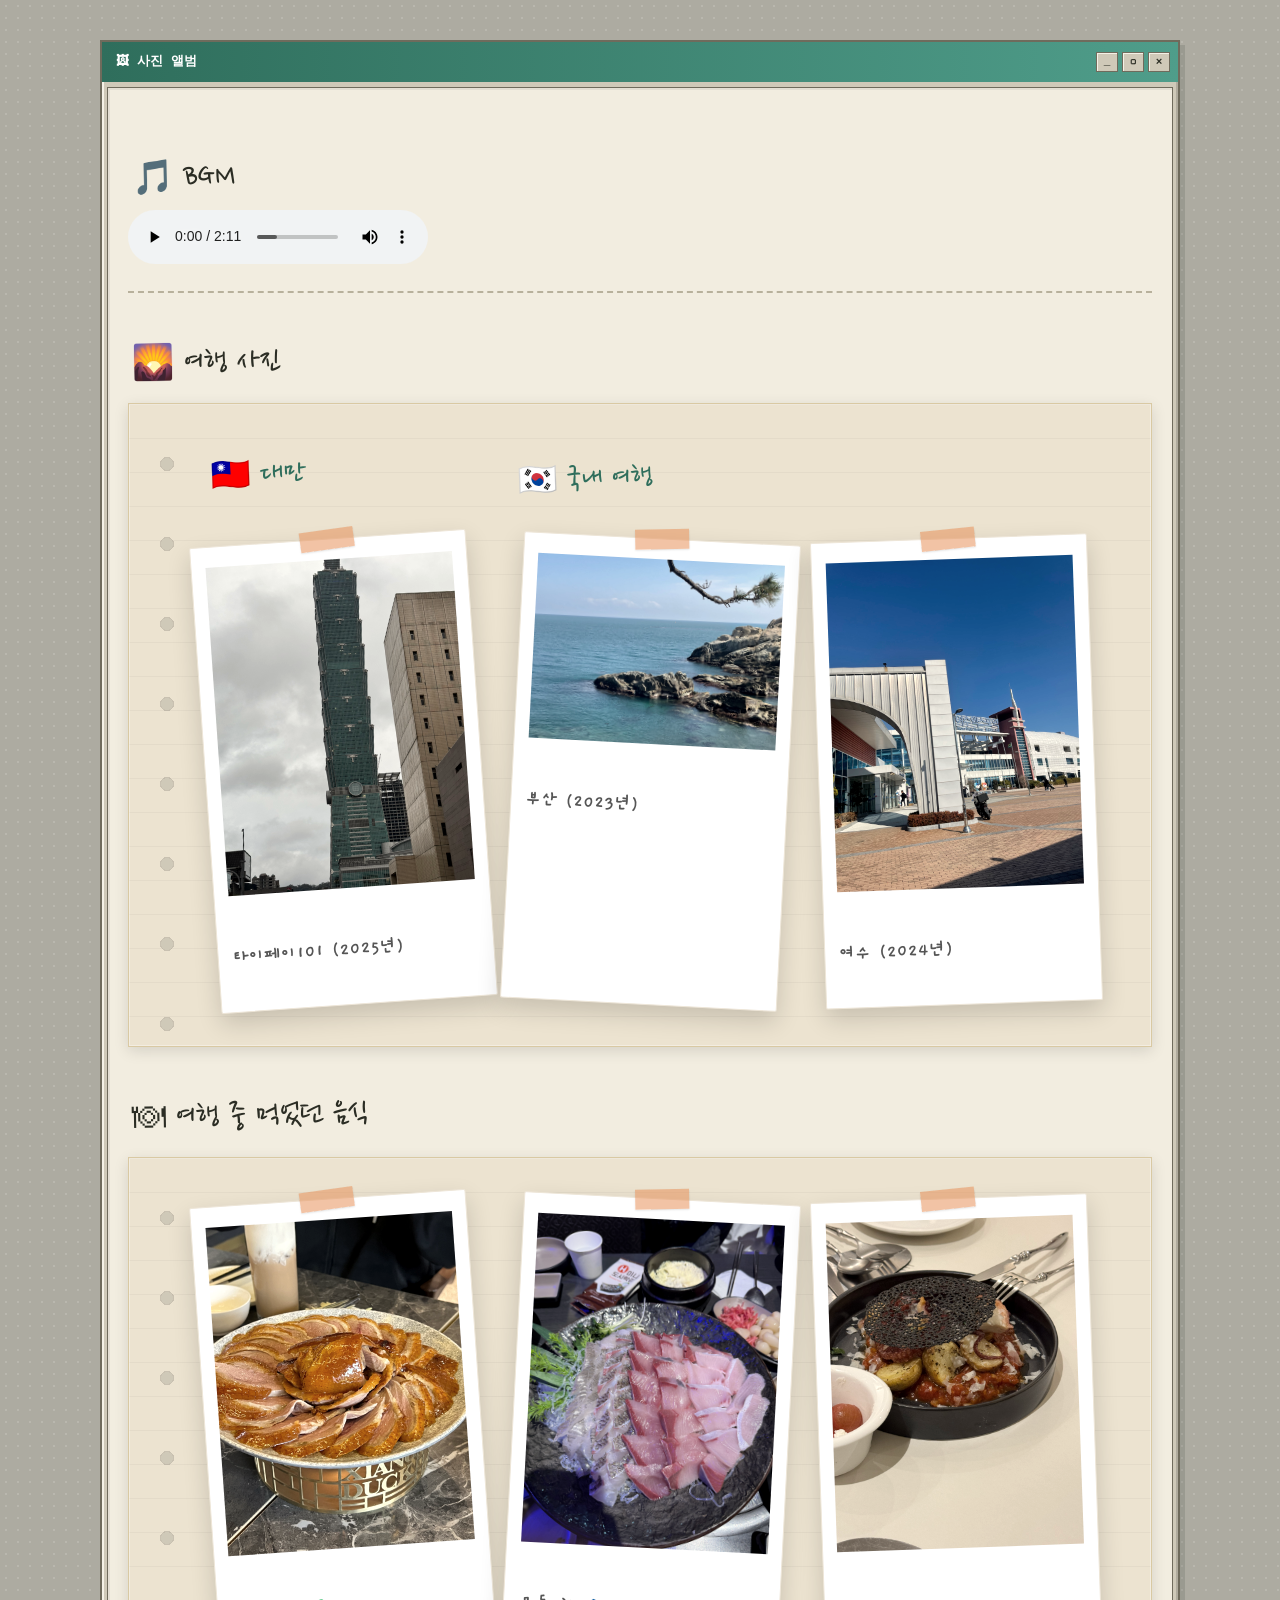
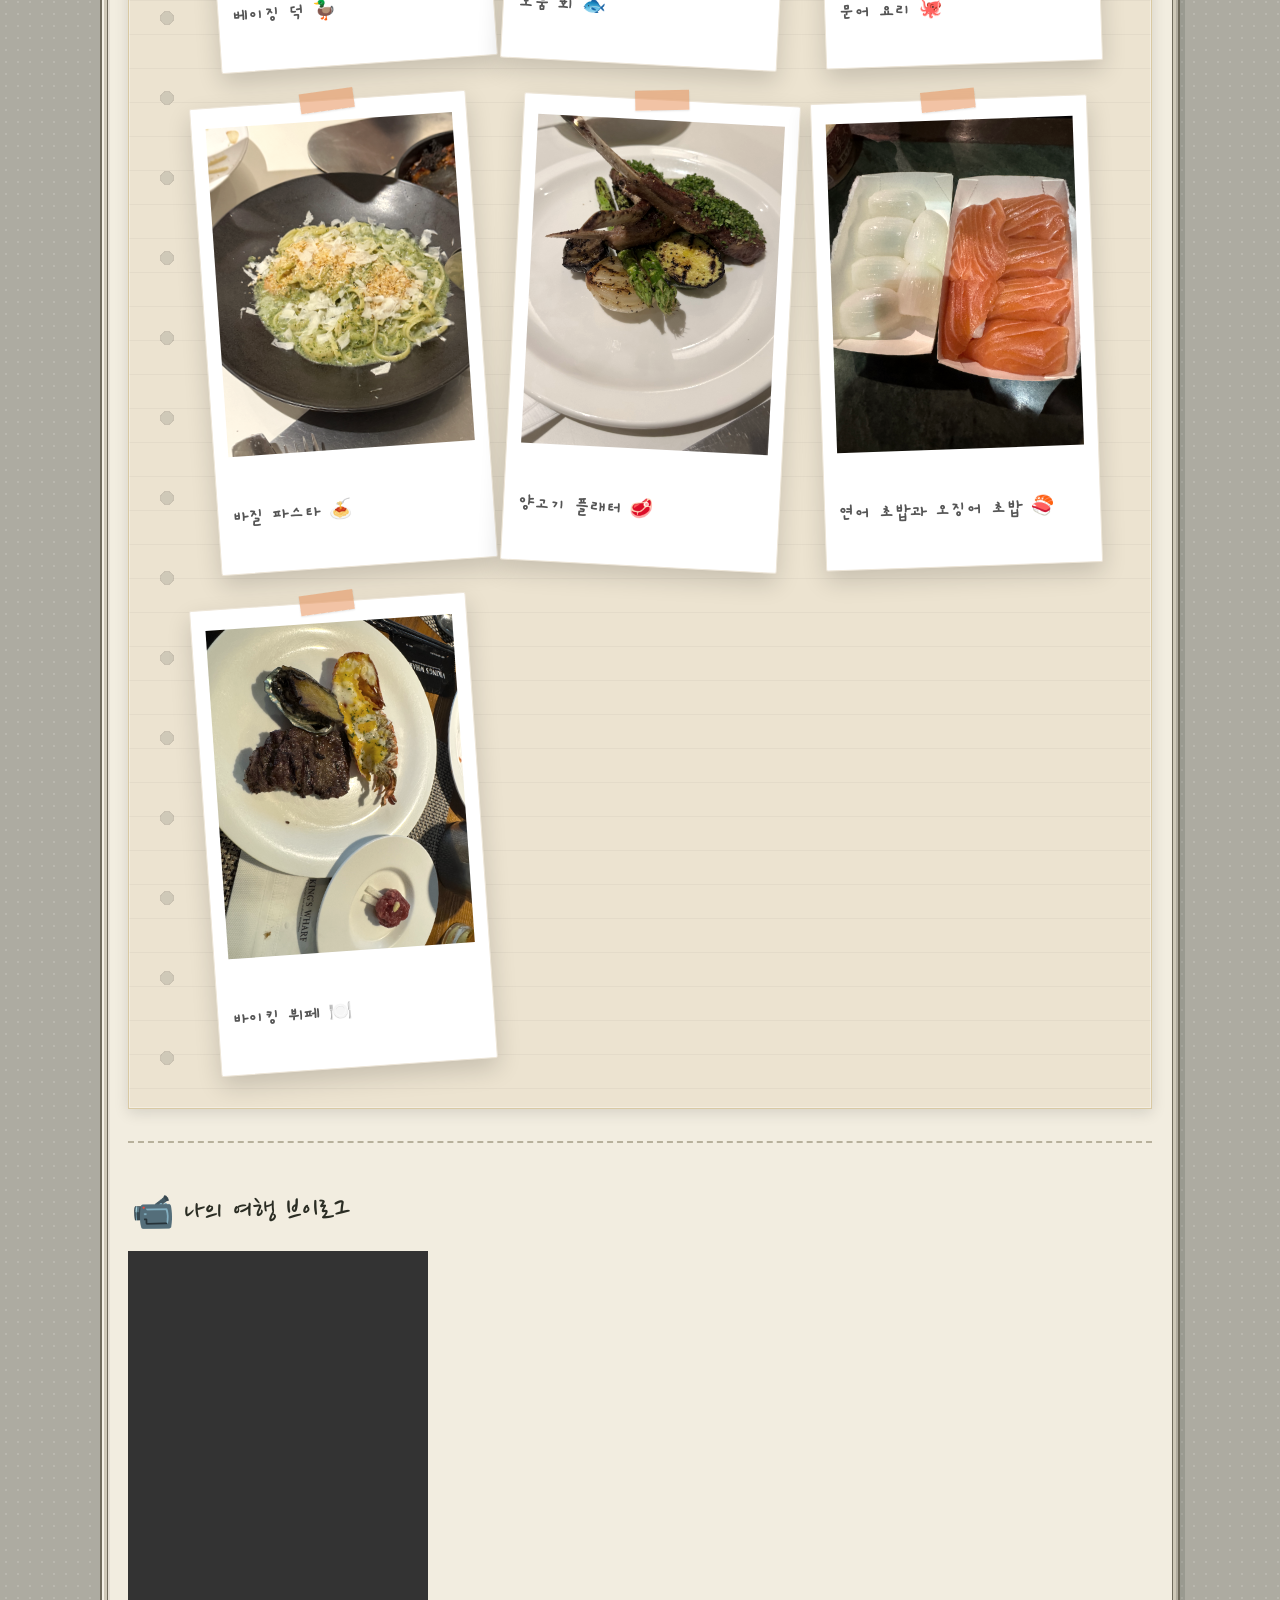
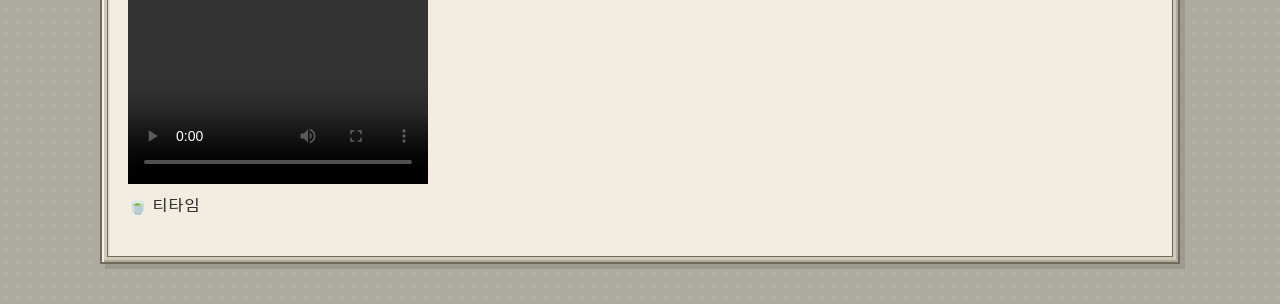
<file: html/myTrip.html>
<!DOCTYPE html>
<html lang="ko">
<head>
    <meta charset="UTF-8">
    <meta name="viewport" content="width=device-width, initial-scale=1.0">
    <title>나의 사진 앨범</title>
    <link rel="stylesheet" href="../css/style.css">
</head>
<body class="page-desktop">
    <div class="container trip-wide">
        <div class="window pixel-corner trip-window">
            <div class="titlebar">
                <span class="name">🖼 사진 앨범</span>
                <span class="controls"><span class="ctl">_</span><span class="ctl">▢</span><span class="ctl">×</span></span>
            </div>
            <div class="win-body">
                <h2>🎵 BGM </h2>
                <audio controls>
                <source src="../media/music.mp3" type="audio/mpeg">
                Your browser does not support the audio element.
            </audio>
            <hr>

            <h2>🌄 여행 사진</h2>
            <div class="album-page">
                <div class="trip-grid-container travel-grid">
                    <div class="trip-label trip-label-taiwan">🇹🇼 대만</div>
                    <div class="trip-label trip-label-korea">🇰🇷 국내 여행</div>
                    <p class="trip-card">
                        <img src="../media/타이페이101.jpeg" width="400" height="600" alt="타이페이101"><br>타이페이101 (2025년)
                    </p>
                    <p class="trip-card">
                        <img src="../media/부산.jpeg" width="400" height="300" alt="부산"><br>부산 (2023년)
                    </p>
                    <p class="trip-card">
                        <img src="../media/여수.jpeg" width="400" height="400" alt="여수"><br>여수 (2024년)
                    </p>
                </div>
            </div>

            <h2>🍽 여행 중 먹었던 음식</h2>
            <div class="album-page">
                <div class="trip-grid-container food-grid">
                    <p class="trip-card">
                        <img src="../media/duck.jpeg" width="400" height="300" alt="오리 구이"><br>베이징 덕 🦆
                    </p>
                    <p class="trip-card">
                        <img src="../media/fish.jpeg" width="400" height="300" alt="모둠 회"><br>모둠 회 🐟
                    </p>
                    <p class="trip-card">
                        <img src="../media/octo.jpeg" width="400" height="300" alt="문어 요리"><br>문어 요리 🐙
                    </p>
                    <p class="trip-card">
                        <img src="../media/pasta.jpeg" width="400" height="300" alt="바질 파스타"><br>바질 파스타 🍝
                    </p>
                    <p class="trip-card">
                        <img src="../media/steak.jpeg" width="400" height="533" alt="스테이크 플래터"><br>양고기 플래터 🥩
                    </p>
                    <p class="trip-card">
                        <img src="../media/sushi.jpeg" width="400" height="300" alt="연어회와 굴"><br>연어 초밥과 오징어 초밥 🍣
                    </p>
                    <p class="trip-card">
                        <img src="../media/viking.jpeg" width="400" height="300" alt="바이킹 뷔페"><br>바이킹 뷔페 🍽️
                    </p>
                </div>
            </div>

            <hr>
            <h2>📹 나의 여행 브이로그</h2>
            <p>
                <video width="300" height="533" controls>
                    <source src="../media/tea.mp4" type="video/mp4">
                    Your browser does not support the video tag.
                </video>
                <br>
                🍵 티타임
            </p>
            </div>
        </div>
    </div>
</body>
</html>
</file>
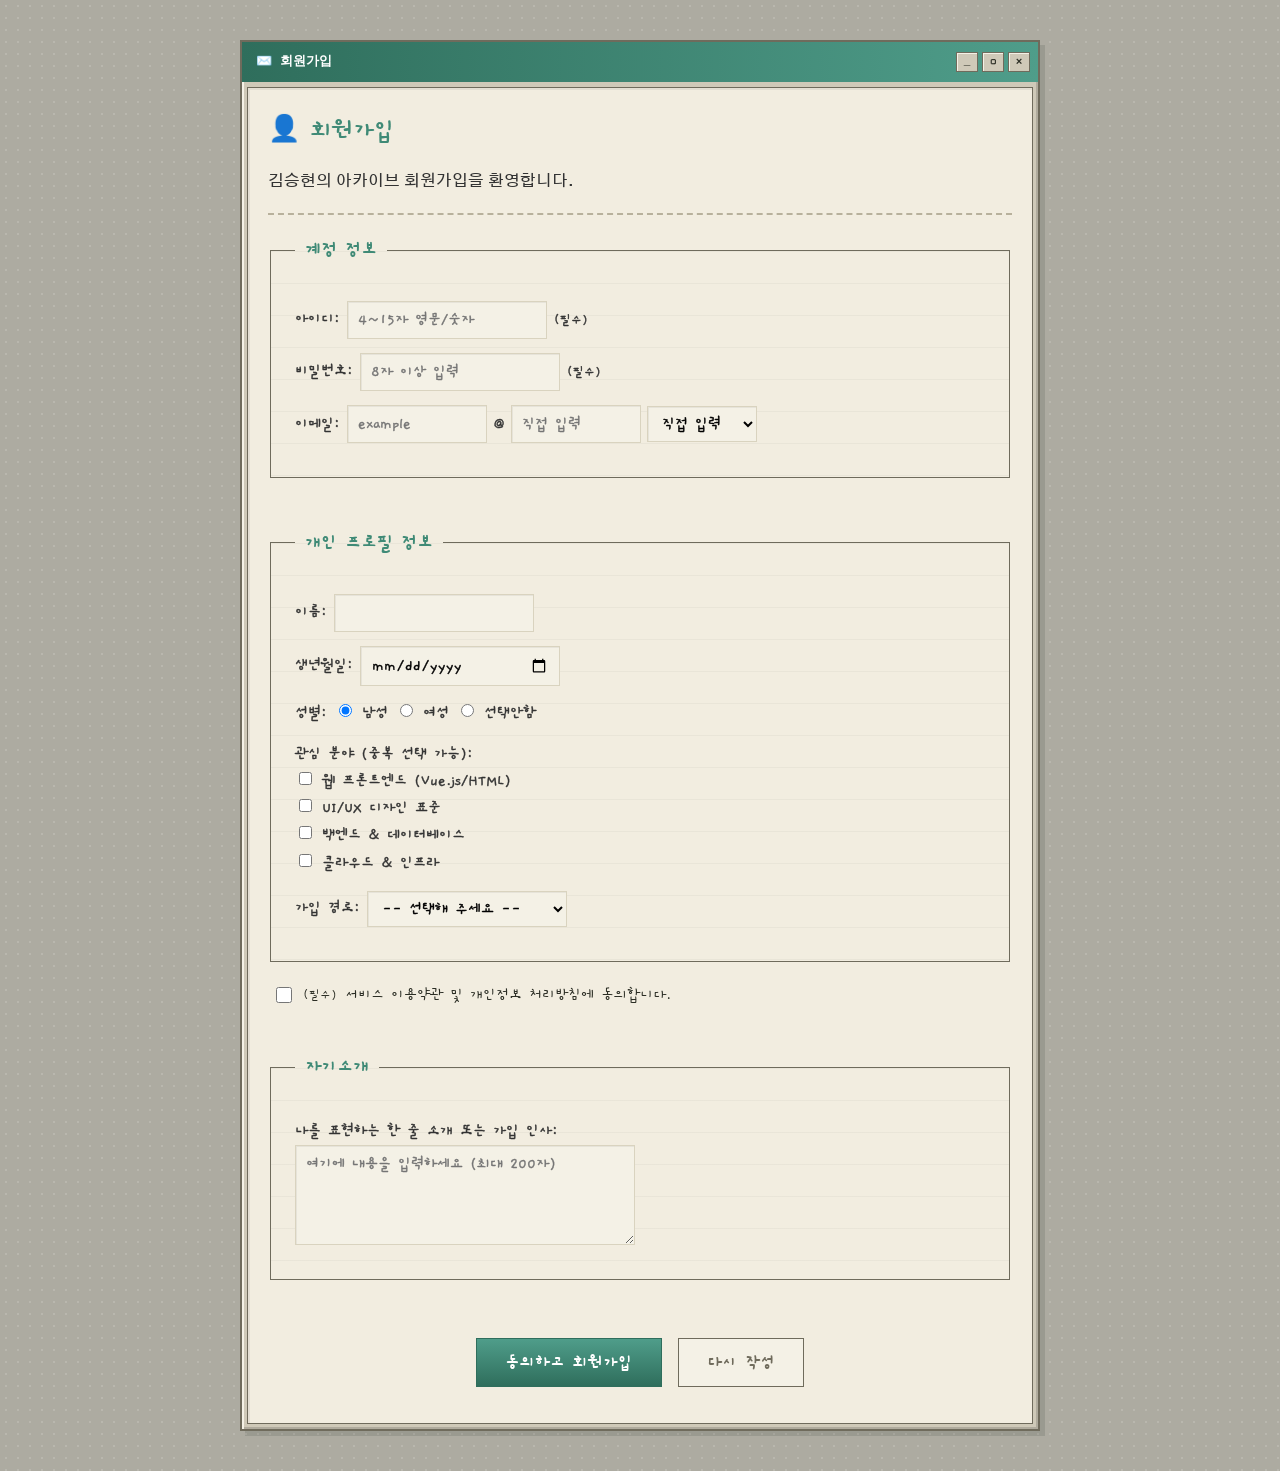
<file: html/signUp.html>
<!DOCTYPE html>
<html lang="ko">
<head>
    <meta charset="UTF-8">
    <meta name="viewport" content="width=device-width, initial-scale=1.0">
    <title>회원가입</title>
    <link rel="stylesheet" href="../css/style.css">
</head>
<body class="page-desktop">
    <div class="container">
        <div class="window pixel-corner signup-window">
            <div class="titlebar">
                <span class="name">✉️ 회원가입</span>
                <span class="controls"><span class="ctl">_</span><span class="ctl">▢</span><span class="ctl">×</span></span>
            </div>
            <div class="win-body">

    <h2>👤 회원가입</h2>
    <p>김승현의 아카이브 회원가입을 환영합니다.</p>
    <hr>

    <form action="signupResult.html" method="get">

        <fieldset>
            <legend>계정 정보</legend>
            <p>
                <label for="userId">아이디: </label>
                <input type="text" id="userId" name="userId" minlength="4" maxlength="15" required placeholder="4~15자 영문/숫자">
                <small>(필수)</small>
            </p>
            <p>
                <label for="userPw">비밀번호: </label>
                <input type="password" id="userPw" name="userPw" minlength="8" required placeholder="8자 이상 입력">
                <small>(필수)</small>
            </p>
            <p>
                <label for="userEmail">이메일: </label>
                <span class="email-fields">
                    <input type="text" id="userEmail" name="userEmail" placeholder="example">
                    <span>@</span>
                    <input type="text" id="emailDomain" name="emailDomain" placeholder="직접 입력">
                    <select id="emailDomainSelect">
                        <option value="">직접 입력</option>
                        <option value="naver.com">naver.com</option>
                        <option value="gmail.com">gmail.com</option>
                        <option value="daum.net">daum.net</option>
                    </select>
                </span>
            </p>
        </fieldset>

        <br>

        <fieldset>
            <legend>개인 프로필 정보</legend>
            <p>
                <label for="userName">이름: </label>
                <input type="text" id="userName" name="userName" required>
            </p>
            <p>
                <label for="userBirth">생년월일: </label>
                <input type="date" id="userBirth" name="userBirth">
            </p>
            <p>
                성별:
                <label><input type="radio" name="gender" value="male" checked> 남성</label>
                <label><input type="radio" name="gender" value="female"> 여성</label>
                <label><input type="radio" name="gender" value="none"> 선택안함</label>
            </p>
            <p>
                관심 분야 (중복 선택 가능): <br>
                <label><input type="checkbox" name="interest" value="frontend"> 웹 프론트엔드 (Vue.js/HTML)</label><br>
                <label><input type="checkbox" name="interest" value="uiux"> UI/UX 디자인 표준</label><br>
                <label><input type="checkbox" name="interest" value="backend"> 백엔드 &amp; 데이터베이스</label><br>
                <label><input type="checkbox" name="interest" value="devops"> 클라우드 &amp; 인프라</label>
            </p>

            <p>
                <label for="joinPath">가입 경로: </label>
                <select id="joinPath" name="joinPath">
                    <option value="" disabled selected>-- 선택해 주세요 --</option>
                    <option value="search">인터넷 검색</option>
                    <option value="friend">지인 추천</option>
                    <option value="sns">SNS 광고</option>
                    <option value="etc">기타</option>
                </select>
            </p>
        </fieldset>

        <p class="terms-agree">
            <label>
                <input type="checkbox" id="agreeTerms" name="agreeTerms" required>
                <small>(필수)</small> 서비스 이용약관 및 개인정보 처리방침에 동의합니다.
            </label>
        </p>

        <br>

        <fieldset>
            <legend>자기소개</legend>
            <p>
                <label for="intro">나를 표현하는 한 줄 소개 또는 가입 인사:</label><br>
                <textarea id="intro" name="intro" rows="5" cols="50" placeholder="여기에 내용을 입력하세요 (최대 200자)"></textarea>
            </p>
        </fieldset>

        <br>

        <p class="form-actions">
            <input type="submit" class="btn-submit" value="동의하고 회원가입">
            <input type="reset" class="btn-reset" value="다시 작성">
        </p>

    </form>

            </div>
        </div>
    </div>
    <script src="../script/emailDomain.js"></script>
</body>
</html>
</file>
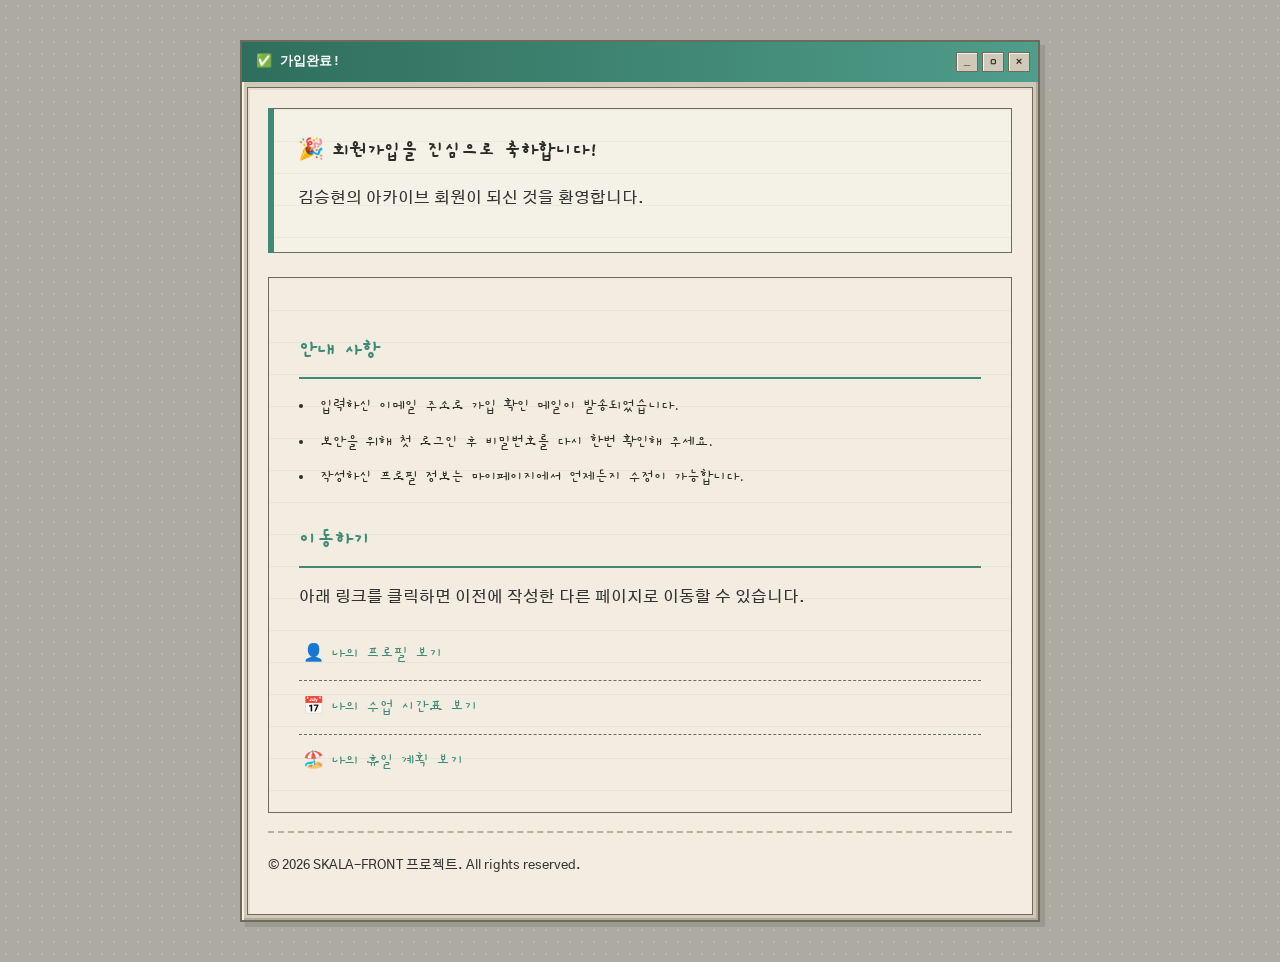
<file: html/signupResult.html>
<!DOCTYPE html>
<html lang="ko">
<head>
    <meta charset="UTF-8">
    <meta name="viewport" content="width=device-width, initial-scale=1.0">
    <title>회원가입 완료 - 환영합니다!</title>
    <link rel="stylesheet" href="../css/style.css">
</head>
<body class="page-desktop">
    <div class="container">
        <div class="window pixel-corner result-window">
            <div class="titlebar">
                <span class="name">✅ 가입완료!</span>
                <span class="controls"><span class="ctl">_</span><span class="ctl">▢</span><span class="ctl">×</span></span>
            </div>
            <div class="win-body">

    <div class="success-banner">
        <h1>🎉 회원가입을 진심으로 축하합니다!</h1>
        <p>김승현의 아카이브 회원이 되신 것을 환영합니다.</p>
    </div>

    <div class="holiday-page">
        <h3>안내 사항</h3>
        <ul class="result-notes">
            <li>입력하신 이메일 주소로 가입 확인 메일이 발송되었습니다.</li>
            <li>보안을 위해 첫 로그인 후 비밀번호를 다시 한번 확인해 주세요.</li>
            <li>작성하신 프로필 정보는 마이페이지에서 언제든지 수정이 가능합니다.</li>
        </ul>

        <h3>이동하기</h3>
        <p>아래 링크를 클릭하면 이전에 작성한 다른 페이지로 이동할 수 있습니다.</p>

        <ul class="result-links">
            <li><a href="myProfile.html">👤 나의 프로필 보기</a></li>
            <li><a href="myClass.html">📅 나의 수업 시간표 보기</a></li>
            <li><a href="myHoliday.html">🏖️ 나의 휴일 계획 보기</a></li>
        </ul>
    </div>

    <hr>
    <p><small>© 2026 SKALA-FRONT 프로젝트. All rights reserved.</small></p>

            </div>
        </div>
    </div>
</body>
</html>
</file>
<file: css/style.css>
@import url('https://fonts.googleapis.com/css2?family=Gothic+A1:wght@300;400;500;700;900&family=Gaegu:wght@400;700&family=Nanum+Pen+Script&display=swap');

/* body 전체 폰트, 줄간격, 글자색, 배경색 */
body {
    font-family: "Gothic A1", sans-serif;
    line-height: 1.7;
    color: #333333;
    background-color: #f5f6fa;
}

/* p 본문 글씨 살짝 굵게 */
p {
    font-weight: 500;
}

/* 애니메이션: index.html 헤더 창이 떠오르며 나타나는 등장 애니메이션 */
@keyframes fadeInTitle {
    from {
        opacity: 0;
        transform: translateY(-12px);
    }
    to {
        opacity: 1;
        transform: translateY(0);
    }
}

/* 애니메이션: index.html뿐 아니라 다른 페이지들도 창이 살짝 떠오르며 나타나도록 통일 */
.home-window,
.class-window,
.trip-window,
.holiday-window,
.signup-window,
.result-window,
.profile-window {
    animation: fadeInTitle 0.7s ease;
}

/* 애니메이션: 타이틀이 타자기처럼 한 글자씩 나타나는 효과 */
@keyframes typing {
    from { width: 0; }
    to { width: 8.6em; }
}

@keyframes blink-caret {
    50% { border-color: transparent; }
}

.win-body h1.typewriter {
    display: inline-block;
    overflow: hidden;
    white-space: nowrap;
    vertical-align: bottom;
    border-right: 3px solid #2b2d24;
    width: 8.6em;
    animation: typing 1.8s steps(9, end) 0.6s both, blink-caret 0.8s step-end infinite;
}

@media (prefers-reduced-motion: reduce) {
    .home-window,
    .class-window,
    .trip-window,
    .holiday-window,
    .signup-window,
    .result-window,
    .profile-window {
        animation: none;
    }
    .win-body h1.typewriter {
        animation: none;
        border-right: none;
        width: 8.6em;
    }
    .acorn-backdrop,
    .acornwin,
    .gradewin,
    .baseballwin,
    .arrowwin,
    .ladderwin {
        animation: none;
    }
}

/* h1 제목 강조 */
h1 {
    color: #2c3e50;
    font-size: 40px;
    padding: 10px 0;
    border-bottom: 3px solid #2c3e50;
}

/* index.html 데스크탑 창 안의 타이틀 - 창 자체가 꾸밈 요소이므로 밑줄/여백 재설정 */
.win-body h1 {
    margin: 0;
    padding: 0;
    border-bottom: none;
    font-size: 21px;
    color: #2b2d24;
}

/* h2 부제목 강조 */
h2 {
    color: #2c3e50;
    font-size: 26px;
    background-color: #ecf0f1;
    padding: 10px 15px;
    border-left: 6px solid #16a085;
    margin-top: 36px;
    margin-bottom: 14px;
}

/* 데스크탑 창 안의 소제목 - 레트로 톤(크림/올리브)으로 재설정 */
.win-body h2 {
    color: #2b2d24;
    font-size: 22px;
    background-color: #f4f1e6;
    border: 1px solid #6f6b5c;
    border-left: 6px solid #3f8a76;
    padding: 10px 15px;
    margin-top: 30px;
    margin-bottom: 14px;
}

/* 링크 스타일 */
a {
    color: #2980b9;
    text-decoration: none;
}

a:hover {
    text-decoration: underline;
}

/* mark 형광펜 강조 - 사이트 톤에 맞춘 머스타드 색 (기본 노란색 대신) */
mark {
    background-color: #f2cf6b;
    color: #2b2d24;
    padding: 0 2px;
}

/* hr 구분선 - 점선으로 레트로 톤 */
hr {
    border: none;
    border-top: 2px dashed #b8b19c;
    margin: 18px 0;
}

/* 표 스타일 (myClass.html 시간표) - 표마다 내용에 맞는 폭으로 자동 조절, 가운데 정렬 */
table {
    border-collapse: collapse;
    width: auto;
    max-width: 100%;
    margin: 0 auto;
    background-color: #f2ede0;
    font-family: ui-monospace, "SF Mono", "Roboto Mono", Menlo, Consolas, monospace;
    font-size: 13px;
}

th {
    background: linear-gradient(180deg, #4f9d8a, #2f6e5c);
    color: #ffffff;
    padding: 10px;
    border: 1px solid #2f6e5c;
    font-size: 12.5px;
    letter-spacing: 0.02em;
    text-align: center;
}

td {
    padding: 9px;
    text-align: center;
    border: 1px solid #6f6b5c;
    color: #2b2d24;
    line-height: 1.6;
    transition: background-color 0.15s ease;
}

tbody td:hover {
    background-color: #e7e2d0;
}

/* myClass.html 이번주 SKALA 식단표 - 주말 날짜는 색으로 구분 */
.meal-table th.sat {
    color: #8fe0f2;
}

.meal-table th.sun {
    color: #ff9a85;
}

.meal-table .meal-label {
    background-color: #cfc9b8;
    font-family: "Gaegu", cursive;
    font-size: 16px;
    font-weight: 700;
    color: #2b2d24;
}

.meal-table td:not(.meal-label) {
    text-align: center;
    font-size: 12.5px;
    padding: 10px 12px;
    white-space: nowrap;
}

.meal-table th {
    white-space: nowrap;
}

/* myHoliday.html - 소제목 박스가 이미 강조되어 있어 밑줄은 제거 */
.win-body h2 u {
    text-decoration: none;
}

/* myHoliday.html - myProfile/myTrip과 같은 줄노트 질감의 다이어리 페이지 */
.holiday-page {
    background-color: #f2ede0;
    background-image: repeating-linear-gradient(180deg, rgba(0, 0, 0, 0.035) 0 1px, transparent 1px 32px);
    border: 1px solid #6f6b5c;
    padding: 24px 30px;
    margin: 18px 0;
}

/* myHoliday.html - 소제목을 박스 없이 손글씨로, myProfile 다이어리 항목과 같은 톤 */
.holiday-window .win-body h1 {
    font-family: "Gaegu", cursive;
    font-size: 27px;
    -webkit-text-stroke: 0.4px currentColor;
}

.holiday-window .win-body h2 {
    background: none;
    border: none;
    box-shadow: none;
    padding: 0;
    margin: 24px 0 10px;
    font-family: "Gaegu", cursive;
    font-weight: 700;
    font-size: 23px;
    color: #3f8a76;
}

.holiday-block:first-child h2 {
    margin-top: 0;
}

/* myClass.html - 소제목을 박스 없이 손글씨로, 다른 페이지와 통일 */
.class-window .win-body h2 {
    background: none;
    border: none;
    box-shadow: none;
    padding: 0;
    margin: 0 0 10px;
    font-family: "Gaegu", cursive;
    font-weight: 700;
    font-size: 23px;
    color: #3f8a76;
}

/* signUp.html - 소제목을 박스 없이 손글씨로, 다른 페이지와 통일 */
.signup-window .win-body h2 {
    background: none;
    border: none;
    box-shadow: none;
    padding: 0;
    margin: 0 0 10px;
    font-family: "Gaegu", cursive;
    font-weight: 700;
    font-size: 26px;
    color: #3f8a76;
}

/* signupResult.html - h3 소제목을 다이어리 구분선 스타일로 */
.result-window .win-body h3 {
    font-family: "Gaegu", cursive;
    font-weight: 700;
    font-size: 22px;
    color: #3f8a76;
    border-bottom: 2px solid #3f8a76;
    padding-bottom: 8px;
    margin-top: 30px;
    margin-bottom: 14px;
}

/* signupResult.html - 안내 사항 목록 (박스 없이 손글씨) */
.result-notes {
    margin: 0;
    padding-left: 22px;
    list-style: disc;
    list-style-position: outside;
    font-family: "Gaegu", cursive;
    font-size: 16px;
    color: #2b2d24;
}

.result-notes li {
    width: auto;
    margin: 0 0 8px;
    padding: 0;
}

.result-notes li:last-child {
    margin-bottom: 0;
}

/* signupResult.html - 이동하기 링크 목록 (mh-menu와 같은 톤) */
.result-links {
    margin: 0;
    padding: 0;
    list-style: none;
}

.result-links li {
    width: auto;
    margin: 0;
    padding: 0;
}

.result-links a {
    display: block;
    padding: 12px 4px;
    border-bottom: 1px dashed #6f6b5c;
    font-family: "Gaegu", cursive;
    font-size: 17px;
    color: #3f8a76;
    text-decoration: none;
    transition: background-color 0.2s ease, color 0.2s ease, padding-left 0.2s ease;
}

.result-links li:last-child a {
    border-bottom: none;
}

.result-links a:hover {
    background-color: rgba(63, 138, 118, 0.08);
    padding-left: 10px;
    color: #2f6e5c;
}

/* myHoliday.html - 하루 일과를 다이어리 한 줄처럼, 박스 없이 시간만 강조 */
.holiday-row {
    display: flex;
    flex-wrap: wrap;
    align-items: baseline;
    gap: 6px 10px;
    padding: 7px 0;
    margin: 0;
    font-family: "Gaegu", cursive;
    font-size: 17px;
    font-weight: 700;
    border-bottom: 1px dashed #d9d3bf;
    transition: background-color 0.2s ease, padding-left 0.2s ease;
    -webkit-text-stroke: 0.4px currentColor;
}

.holiday-block .holiday-row:last-child {
    border-bottom: none;
}

.holiday-row:hover {
    padding-left: 6px;
    background-color: rgba(63, 138, 118, 0.08);
}

.holiday-row b {
    flex: none;
    min-width: 52px;
    font-family: ui-monospace, "SF Mono", "Roboto Mono", Menlo, Consolas, monospace;
    font-size: 13px;
    font-weight: 700;
    color: #3f8a76;
}

.holiday-footer {
    margin-top: 20px;
    font-family: "Gaegu", cursive;
    font-size: 16px;
    color: #6f6b5c;
    text-align: right;
}

/* myTrip.html - 소제목을 박스 없이 앨범 위에 쓴 손글씨처럼 표시 */
.trip-window .win-body h2 {
    background: none;
    border: none;
    box-shadow: none;
    padding: 0 4px;
    margin: 34px 0 10px;
    font-family: "Nanum Pen Script", cursive;
    font-weight: 400;
    font-size: 34px;
    color: #2b2d24;
    transform: rotate(-1deg);
}

/* myTrip.html - 필름 사진이 붙어있는 앨범 책자 페이지 (줄노트 질감 + 왼쪽 바인더 구멍) */
.album-page {
    position: relative;
    background-color: #ece3d0;
    background-image: repeating-linear-gradient(180deg, rgba(0, 0, 0, 0.035) 0 1px, transparent 1px 34px);
    border: 1px solid #d9c9a3;
    box-shadow:
        inset 0 0 0 1px rgba(255, 255, 255, 0.35),
        0 4px 14px rgba(0, 0, 0, 0.12);
    padding: 40px 56px 40px 76px;
    margin: 18px 0 32px;
}

.album-page::before {
    content: "";
    position: absolute;
    top: 0;
    bottom: 0;
    left: 30px;
    width: 16px;
    background-image: radial-gradient(circle, #cfc9b8 0 6px, rgba(0, 0, 0, 0.15) 6px 7px, transparent 7px);
    background-repeat: repeat-y;
    background-size: 16px 80px;
    background-position: center 20px;
}

/* 여행 카드 - 필름 사진(폴라로이드) 스타일. width/padding/margin/border로 박스 모델 연습 */
.trip-card {
    position: relative;
    box-sizing: border-box;
    width: 100%;
    background-color: #ffffff;
    border: 1px solid #eee6d8;
    border-radius: 2px;
    padding: 14px 14px 38px 14px;
    margin: 0;
    box-shadow: 0 10px 24px rgba(0, 0, 0, 0.16);
    font-family: "Gaegu", cursive;
    font-weight: 700;
    font-size: 19px;
    color: #555555;
    transition: transform 0.2s ease, box-shadow 0.2s ease;
}

.trip-card::before {
    content: "";
    position: absolute;
    top: -10px;
    left: 50%;
    width: 54px;
    height: 20px;
    background: rgba(232, 147, 92, 0.55);
    box-shadow: 0 1px 2px rgba(0, 0, 0, 0.1);
    transform: translateX(-50%) rotate(-4deg);
}

.trip-card:nth-of-type(3n+1) { transform: rotate(-4deg); }
.trip-card:nth-of-type(3n+2) { transform: rotate(3deg); }
.trip-card:nth-of-type(3n) { transform: rotate(-2deg); }

.trip-card:hover {
    transform: translateY(-8px) rotate(0deg) scale(1.06);
    box-shadow: 0 20px 36px rgba(0, 0, 0, 0.26);
    z-index: 5;
}

.trip-card img {
    display: block;
    max-width: 100%;
    height: auto;
    margin: 6px 0 14px 0;
    filter: sepia(0.15) contrast(1.05) saturate(0.9);
}

/* 필름 사진 프레임 (index.html 이달의 베스트 컷) */
figure {
    display: inline-block;
    background-color: #ffffff;
    padding: 12px 12px 34px 12px;
    margin: 10px auto;
    border: 1px solid #eee6d8;
    box-shadow: 0 8px 20px rgba(0, 0, 0, 0.15);
    transform: rotate(-2deg);
}

figure img {
    display: block;
    max-width: 100%;
    height: auto;
    margin: 6px 0 14px 0;
    filter: sepia(0.12) contrast(1.05) saturate(0.9);
}

figcaption {
    font-family: "Gaegu", cursive;
    font-size: 18px;
    color: #555555;
    margin-top: 10px;
}

/* index.html 사진첩 창 - 앨범 페이지에 필름 사진을 붙여놓은 느낌 */
.viewer .win-body {
    background-color: #ece3d0;
    background-image:
        repeating-linear-gradient(180deg, rgba(0, 0, 0, 0.025) 0 1px, transparent 1px 34px);
}

.photo {
    position: relative;
    display: inline-block;
    background-color: #ffffff;
    padding: 12px 12px 34px 12px;
    margin: 14px;
    border: 1px solid #eee6d8;
    box-shadow: 0 8px 20px rgba(0, 0, 0, 0.15);
    transform: rotate(-2deg);
}

/* 앨범에 고정한 마스킹테이프 두 조각 (대각선 모서리) */
.photo::before,
.photo::after {
    content: "";
    position: absolute;
    width: 48px;
    height: 20px;
    background: rgba(224, 205, 154, 0.65);
    box-shadow: 0 1px 3px rgba(0, 0, 0, 0.2);
}

.photo::before {
    top: -11px;
    left: -10px;
    transform: rotate(-10deg);
}

.photo::after {
    bottom: -11px;
    right: -10px;
    transform: rotate(-10deg);
}

.photo img {
    display: block;
    max-width: 100%;
    height: auto;
    filter: sepia(0.15) contrast(1.05) saturate(0.9);
}

/* index.html 사진첩 창 - 파일 메타데이터 목록 (myProfile.html dl과는 별개 레이아웃) */
.viewer dl {
    margin: 0;
    font-family: ui-monospace, "SF Mono", "Roboto Mono", Menlo, Consolas, monospace;
    font-size: 12.5px;
    color: #63665a;
    display: grid;
    grid-template-columns: auto 1fr;
    gap: 6px 12px;
}

.viewer dt {
    color: #63665a;
    font-weight: 400;
    margin: 0;
}

.viewer dd {
    margin: 0;
    color: #2b2d24;
}

/* h3 (index.html 소메뉴, signupResult.html 안내) */
h3 {
    color: #3f8a76;
    font-size: 20px;
    margin-top: 28px;
    margin-bottom: 10px;
}

/* 정의 목록 (myProfile.html - 나를 설명하는 단어들 / 연락처) */
dl {
    margin: 16px 0;
}

dt {
    font-weight: 700;
    color: #16a085;
    margin-top: 10px;
}

dd {
    margin: 4px 0 0 0;
    color: #555555;
}

/* 폼 그룹 테두리 (signUp.html) - 줄노트 질감의 다이어리 페이지처럼 */
.container fieldset {
    text-align: left;
    background-color: #f2ede0;
    background-image: repeating-linear-gradient(180deg, rgba(0, 0, 0, 0.035) 0 1px, transparent 1px 32px);
    border: 1px solid #6f6b5c;
    padding: 20px 24px;
    margin-bottom: 20px;
}

.container fieldset legend {
    padding: 0 10px;
    font-family: "Gaegu", cursive;
    font-size: 20px;
    font-weight: 700;
    color: #3f8a76;
}

.container fieldset p {
    margin: 14px 0;
}

/* 입력창 크기 및 스타일 (signUp.html) - 종이에 파인 칸처럼, 크림 배경 + 연한 테두리 + 손글씨 폰트 */
.container input[type="text"],
.container input[type="password"],
.container input[type="date"],
.container select,
.container textarea {
    width: 200px;
    padding: 8px 10px;
    font-family: "Gaegu", cursive;
    font-size: 16px;
    background-color: #f4f1e6;
    border: 1px solid #d9d3bf;
    box-shadow: inset 1px 1px 0 rgba(0, 0, 0, 0.06);
    box-sizing: border-box;
    vertical-align: middle;
}

.container textarea {
    width: 340px;
    height: 100px;
}

.container input:focus,
.container select:focus,
.container textarea:focus {
    outline: none;
    border-color: #3f8a76;
    box-shadow: inset 1px 1px 0 rgba(0, 0, 0, 0.06), 0 0 0 3px rgba(63, 138, 118, 0.15);
}

/* signUp.html - 라벨/안내 문구도 다른 페이지와 같은 손글씨 폰트로 */
.container fieldset p,
.container fieldset label {
    font-family: "Gaegu", cursive;
    font-size: 16px;
    -webkit-text-stroke: 0.4px currentColor;
}

.container fieldset small {
    font-family: "Gaegu", cursive;
}

/* signUp.html - 이메일 아이디+@+도메인이 한 줄에 보이도록 */
.email-fields {
    display: inline-flex;
    align-items: center;
    gap: 6px;
}

.email-fields #userEmail {
    width: 140px;
}

.email-fields #emailDomain {
    width: 130px;
}

.email-fields select {
    width: 110px;
}

/* signUp.html - 도메인을 목록에서 고르면 입력창은 읽기 전용으로 살짝 톤을 낮춘다 */
.email-fields input[readonly] {
    background-color: #ece5cf;
    color: #63665a;
}

/* signUp.html - 약관 동의 체크박스 (필드셋 밖, 다이어리 페이지 사이) */
.terms-agree {
    margin: 14px 4px;
    font-family: "Gaegu", cursive;
    font-size: 16px;
    color: #2b2d24;
}

.terms-agree label {
    display: flex;
    align-items: center;
    gap: 8px;
    cursor: pointer;
}

.terms-agree input[type="checkbox"] {
    width: 16px;
    height: 16px;
    accent-color: #3f8a76;
}

/* 회원가입 버튼 (signUp.html) */
.form-actions {
    text-align: center;
    margin-top: 10px;
}

.btn-submit,
.btn-reset {
    padding: 12px 28px;
    font-family: "Gaegu", cursive;
    font-size: 18px;
    font-weight: 700;
    cursor: pointer;
    margin: 0 6px;
    transition: transform 0.15s ease, box-shadow 0.15s ease, background-color 0.15s ease;
}

.btn-submit {
    background: linear-gradient(180deg, #4f9d8a, #2f6e5c);
    color: #ffffff;
    border: 1px solid #2f6e5c;
}

.btn-submit:hover {
    background: linear-gradient(180deg, #5cae9a, #3a7f6a);
    transform: translateY(-2px);
    box-shadow: 0 4px 10px rgba(47, 110, 92, 0.35);
}

.btn-reset {
    background-color: #f4f1e6;
    color: #6f6b5c;
    border: 1px solid #6f6b5c;
}

.btn-reset:hover {
    background-color: #e7e2d0;
}

/* 회원가입 완료 축하 배너 (signupResult.html) - 레트로 톤 강조 박스 */
.success-banner {
    background-color: #f4f1e6;
    background-image: repeating-linear-gradient(180deg, rgba(0, 0, 0, 0.035) 0 1px, transparent 1px 32px);
    border: 1px solid #6f6b5c;
    border-left: 6px solid #3f8a76;
    padding: 24px;
    margin-bottom: 24px;
}

.success-banner h1 {
    border-bottom: none;
    padding: 0;
    margin-bottom: 8px;
    font-family: "Gaegu", cursive;
    color: #2b2d24;
}

/* 콘텐츠를 감싸는 컨테이너 중앙 정렬 (카드 장식은 안쪽 .window가 담당) */
.container {
    max-width: 800px;
    margin: 40px auto;
    padding: 0;
    background: none;
    box-shadow: none;
    border-radius: 0;
    text-align: center;
}

.container .win-body {
    text-align: left;
}

.container ul,
.container ol {
    list-style-position: inside;
    padding-left: 0;
}

/* 전 페이지 공용 도트 데스크탑 배경
   (body는 전 페이지 공용 태그 선택자라 .page-desktop 클래스로만 범위 한정) */
body.page-desktop {
    background-color: #adaba1;
    background-image:
        radial-gradient(rgba(255, 255, 255, 0.14) 1.5px, transparent 1.5px);
    background-size: 12px 12px;
}

/* index.html 전용 - 넓은 폭 + 왼쪽 정렬 */
.container-home {
    max-width: 1100px;
    text-align: left;
    background: none;
    box-shadow: none;
    border-radius: 0;
    padding: 26px;
}

/* ==================== index.html 데스크탑 도트 컨셉 ==================== */

/* 계단형 픽셀 모서리는 빼고 각진 네모 모서리로 통일했다
   (클래스 이름 .pixel-corner는 기존 HTML과의 호환을 위해 그대로 둔다) */

/* 손으로 그린 픽셀 하트 (box-shadow 픽셀 아트, 3px 단위) */
.pixel-heart {
    width: 3px;
    height: 3px;
    background: transparent;
    position: relative;
    box-shadow:
        3px 0 0 #d4688c, 6px 0 0 #d4688c, 15px 0 0 #d4688c, 18px 0 0 #d4688c,
        0 3px 0 #d4688c, 3px 3px 0 #d4688c, 6px 3px 0 #d4688c, 9px 3px 0 #d4688c, 12px 3px 0 #d4688c, 15px 3px 0 #d4688c, 18px 3px 0 #d4688c, 21px 3px 0 #d4688c,
        0 6px 0 #d4688c, 3px 6px 0 #d4688c, 6px 6px 0 #d4688c, 9px 6px 0 #d4688c, 12px 6px 0 #d4688c, 15px 6px 0 #d4688c, 18px 6px 0 #d4688c, 21px 6px 0 #d4688c,
        3px 9px 0 #d4688c, 6px 9px 0 #d4688c, 9px 9px 0 #d4688c, 12px 9px 0 #d4688c, 15px 9px 0 #d4688c, 18px 9px 0 #d4688c,
        6px 12px 0 #d4688c, 9px 12px 0 #d4688c, 12px 12px 0 #d4688c, 15px 12px 0 #d4688c,
        9px 15px 0 #d4688c, 12px 15px 0 #d4688c;
}

/* box-shadow 아트는 자신의 좌상단 기준 오른쪽/아래쪽으로만 그려지므로,
   실제 그림 영역(약 24x18px)의 중심이 사진 우상단 모서리에 오도록 계산 */
.photo .pixel-heart {
    position: absolute;
    top: -9px;
    right: 9px;
}

/* 재사용 가능한 창 껍데기 */
.window {
    background: #cfc9b8;
    border: 2px solid #6f6b5c;
    box-shadow:
        inset 2px 2px 0 #f4f1e6,
        inset -2px -2px 0 rgba(0, 0, 0, 0.15),
        5px 5px 0 rgba(51, 54, 47, 0.15);
    margin-bottom: 22px;
}

.titlebar {
    background: linear-gradient(90deg, #2f6e5c, #4f9d8a);
    color: #ffffff;
    display: flex;
    align-items: center;
    justify-content: space-between;
    padding: 9px 8px 9px 14px;
    font-family: ui-monospace, "SF Mono", "Roboto Mono", Menlo, Consolas, monospace;
    font-size: 13px;
    font-weight: 700;
    letter-spacing: 0.01em;
}

.titlebar .name {
    display: flex;
    align-items: center;
    gap: 7px;
}

.titlebar .controls {
    display: flex;
    gap: 4px;
}

.titlebar .ctl {
    width: 20px;
    height: 18px;
    background: #cfc9b8;
    border: 1px solid #6f6b5c;
    box-shadow: inset 1px 1px 0 #f4f1e6;
    font-size: 11px;
    color: #2b2d24;
    display: flex;
    align-items: center;
    justify-content: center;
    font-family: ui-monospace, "SF Mono", "Roboto Mono", Menlo, Consolas, monospace;
}

.win-body {
    background: #f2ede0;
    margin: 5px;
    padding: 20px;
    border: 1px solid #6f6b5c;
    box-shadow: inset 2px 2px 0 rgba(0, 0, 0, 0.06);
}

/* 메인 홈 창 - 프로필 영역 */
.profile-row {
    display: flex;
    gap: 16px;
    align-items: center;
    flex-wrap: wrap;
    justify-content: space-between;
}

.profile-left {
    display: flex;
    gap: 14px;
    align-items: center;
}

.avatar {
    flex: none;
    width: 60px;
    height: 60px;
    background: #cfc9b8;
    box-shadow: inset 2px 2px 0 rgba(255, 255, 255, 0.45), inset -2px -2px 0 rgba(0, 0, 0, 0.2);
    position: relative;
}


/* 손으로 그린 픽셀 캐릭터 (box-shadow 픽셀 아트, 5px 단위, 12x12 격자 = 60x60px)
   머리카락(H) / 피부(S) / 눈(E) / 셔츠(B) 4색을 한 box-shadow 목록에 색상별로 지정 */
.pixel-avatar {
    display: block;
    width: 5px;
    height: 5px;
    background: transparent;
    box-shadow:
        20px 5px 0 #4a3a2a, 25px 5px 0 #4a3a2a, 30px 5px 0 #4a3a2a, 35px 5px 0 #4a3a2a,
        15px 10px 0 #4a3a2a, 20px 10px 0 #4a3a2a, 25px 10px 0 #4a3a2a, 30px 10px 0 #4a3a2a, 35px 10px 0 #4a3a2a, 40px 10px 0 #4a3a2a,
        10px 15px 0 #4a3a2a, 45px 15px 0 #4a3a2a,
        15px 15px 0 #e8b98c, 20px 15px 0 #e8b98c, 25px 15px 0 #e8b98c, 30px 15px 0 #e8b98c, 35px 15px 0 #e8b98c, 40px 15px 0 #e8b98c,
        10px 20px 0 #e8b98c, 15px 20px 0 #e8b98c, 20px 20px 0 #2b2d24, 25px 20px 0 #e8b98c, 30px 20px 0 #e8b98c, 35px 20px 0 #2b2d24, 40px 20px 0 #e8b98c, 45px 20px 0 #e8b98c,
        10px 25px 0 #e8b98c, 15px 25px 0 #e8b98c, 20px 25px 0 #e8b98c, 25px 25px 0 #e8b98c, 30px 25px 0 #e8b98c, 35px 25px 0 #e8b98c, 40px 25px 0 #e8b98c, 45px 25px 0 #e8b98c,
        10px 30px 0 #e8b98c, 15px 30px 0 #e8b98c, 20px 30px 0 #e8b98c, 25px 30px 0 #e8b98c, 30px 30px 0 #e8b98c, 35px 30px 0 #e8b98c, 40px 30px 0 #e8b98c, 45px 30px 0 #e8b98c,
        15px 35px 0 #e8b98c, 20px 35px 0 #e8b98c, 25px 35px 0 #e8b98c, 30px 35px 0 #e8b98c, 35px 35px 0 #e8b98c, 40px 35px 0 #e8b98c,
        5px 40px 0 #3f8a76, 10px 40px 0 #3f8a76, 15px 40px 0 #3f8a76, 20px 40px 0 #3f8a76, 25px 40px 0 #3f8a76, 30px 40px 0 #3f8a76, 35px 40px 0 #3f8a76, 40px 40px 0 #3f8a76, 45px 40px 0 #3f8a76, 50px 40px 0 #3f8a76,
        0 45px 0 #3f8a76, 5px 45px 0 #3f8a76, 10px 45px 0 #3f8a76, 15px 45px 0 #3f8a76, 20px 45px 0 #3f8a76, 25px 45px 0 #3f8a76, 30px 45px 0 #3f8a76, 35px 45px 0 #3f8a76, 40px 45px 0 #3f8a76, 45px 45px 0 #3f8a76, 50px 45px 0 #3f8a76, 55px 45px 0 #3f8a76,
        0 50px 0 #3f8a76, 5px 50px 0 #3f8a76, 10px 50px 0 #3f8a76, 15px 50px 0 #3f8a76, 20px 50px 0 #3f8a76, 25px 50px 0 #3f8a76, 30px 50px 0 #3f8a76, 35px 50px 0 #3f8a76, 40px 50px 0 #3f8a76, 45px 50px 0 #3f8a76, 50px 50px 0 #3f8a76, 55px 50px 0 #3f8a76,
        0 55px 0 #3f8a76, 5px 55px 0 #3f8a76, 10px 55px 0 #3f8a76, 15px 55px 0 #3f8a76, 20px 55px 0 #3f8a76, 25px 55px 0 #3f8a76, 30px 55px 0 #3f8a76, 35px 55px 0 #3f8a76, 40px 55px 0 #3f8a76, 45px 55px 0 #3f8a76, 50px 55px 0 #3f8a76, 55px 55px 0 #3f8a76;
}

.win-body .tagline {
    margin: 6px 0 0;
    font-size: 13.5px;
    color: #63665a;
}

/* 바로가기 메뉴 - 데스크탑 아이콘 (Flexbox) */
.icon-row {
    display: flex;
    flex-wrap: wrap;
    gap: 34px;
    row-gap: 18px;
    margin-top: 22px;
    padding-top: 22px;
    border-top: 2px dotted #6f6b5c;
}

/* 일반적인 사이트 바로가기처럼 이모지 + 이름이 한 줄에 나란히, 테두리는 평소 투명 */
.dicon {
    display: flex;
    flex-direction: row;
    align-items: center;
    gap: 8px;
    width: auto;
    padding: 9px 16px;
    border: 1px solid transparent;
    text-decoration: none;
    color: #2b2d24;
    transition: background-color 0.25s ease, transform 0.2s ease, box-shadow 0.2s ease;
}

.dicon .glyph {
    width: auto;
    height: auto;
    background: none;
    box-shadow: none;
    font-size: 22px;
    line-height: 1;
}

.dicon:hover {
    background-color: rgba(63, 138, 118, 0.14);
    transform: translateY(-2px);
    box-shadow: 0 4px 10px rgba(0, 0, 0, 0.12);
}

.dicon span.lbl {
    font-family: "Gaegu", cursive;
    font-size: 17px;
    font-weight: 700;
    text-align: center;
}

/* 본문/사이드바 가로 배치 (Flexbox) */
.content-wrapper {
    display: flex;
    gap: 24px;
    align-items: flex-start;
}

main {
    flex: 7;
}

aside {
    flex: 3;
    display: flex;
    flex-direction: column;
    gap: 22px;
}

/* 공지사항 창 - 옛날 교실 칠판 느낌 (분필 손글씨 + 나무 프레임, 도트 없이 매끈한 칠판면) */
.notepad .win-body {
    position: relative;
    background-color: #1f3d2e;
    border: 8px solid #6b4a30;
    box-shadow:
        inset 0 0 30px rgba(0, 0, 0, 0.5),
        inset 2px 2px 0 rgba(0, 0, 0, 0.06);
}

.notepad .win-body .date {
    font-family: "Nanum Pen Script", cursive;
    color: #d8e4dd;
    opacity: 0.75;
    font-size: 17px;
    margin-bottom: 2px;
}

.notepad .win-body h3 {
    margin: 0 0 10px;
    padding: 0 0 8px;
    border-bottom: 2px dashed rgba(255, 255, 255, 0.25);
    color: #ffffff;
    font-family: "Nanum Pen Script", cursive;
    font-weight: 400;
    font-size: 30px;
    text-shadow: 0 0 1px rgba(255, 255, 255, 0.6), 0 0 8px rgba(255, 255, 255, 0.25);
}

/* 공지 제목 링크 - 파란 링크색 대신 분필 흰색을 유지하고, hover 시 부드럽게 밝아짐 */
.notepad .win-body h3 a {
    color: inherit;
    text-decoration: none;
    text-shadow: inherit;
    transition: color 0.2s ease, text-shadow 0.2s ease;
}

.notepad .win-body h3 a:hover {
    color: #ffe98a;
    text-decoration: underline;
    text-decoration-style: wavy;
    text-underline-offset: 4px;
}

.notepad .win-body p {
    margin: 0 0 4px;
    font-family: "Nanum Pen Script", cursive;
    color: #e6ece8;
    font-size: 19px;
    line-height: 1.5;
    text-shadow: 0 0 1px rgba(255, 255, 255, 0.5), 0 0 6px rgba(255, 255, 255, 0.15);
}

/* 칠판 한 켠에 장난스럽게 적어놓은 낙서 */
.chalk-doodle {
    position: absolute;
    bottom: 10px;
    right: 18px;
    font-family: "Nanum Pen Script", cursive;
    font-size: 18px;
    color: rgba(255, 255, 255, 0.5);
    transform: rotate(-6deg);
    pointer-events: none;
}

.viewer .win-body {
    display: flex;
    gap: 18px;
    align-items: center;
    flex-wrap: wrap;
    padding: 16px;
}

/* 세계날씨.exe 콤보박스 */
.retro-select {
    width: 100%;
    background: #f4f1e6;
    box-shadow: inset 1px 1px 0 rgba(0, 0, 0, 0.15);
    font-family: ui-monospace, "SF Mono", "Roboto Mono", Menlo, Consolas, monospace;
    font-size: 12.5px;
    color: #2b2d24;
    padding: 9px 10px;
}

.weather-result {
    margin-top: 12px;
    background: #f4f1e6;
    box-shadow: inset 1px 1px 0 rgba(0, 0, 0, 0.12);
    padding: 11px 12px;
    font-family: ui-monospace, "SF Mono", "Roboto Mono", Menlo, Consolas, monospace;
    font-size: 12.5px;
    color: #63665a;
    line-height: 1.9;
}

.weather-result p {
    margin: 0;
}

/* 실시간 정보 시스템 속성 창 */
.sysprop .row {
    display: flex;
    justify-content: space-between;
    gap: 10px;
    font-size: 13px;
    padding: 7px 0;
    border-bottom: 1px dotted #6f6b5c;
    color: #63665a;
}

.sysprop .row:last-child {
    border-bottom: none;
}

.sysprop .row b {
    color: #2b2d24;
    font-family: ui-monospace, "SF Mono", "Roboto Mono", Menlo, Consolas, monospace;
    font-weight: 400;
    text-align: right;
}

/* 날씨 값이 길어서 라벨과 나란히 두면 라벨까지 같이 줄바꿈되므로,
   이 줄만 라벨을 위에, 값을 아래에 두어 값이 한 줄 전체 폭을 쓰게 한다 */
.sysprop .row.row-weather {
    flex-direction: column;
    align-items: flex-start;
    gap: 4px;
}

.sysprop .row.row-weather b {
    width: 100%;
    text-align: left;
    white-space: nowrap;
    overflow: hidden;
    text-overflow: ellipsis;
}

/* 미니게임 런처 - 좁은 aside 폭에 맞춰 배치 */
.launcher .win-body {
    display: grid;
    grid-template-columns: 1fr 1fr;
    gap: 14px;
}

.launcher .app {
    display: flex;
    flex-direction: column;
    align-items: center;
    gap: 8px;
    background-color: transparent;
    border: 1px solid transparent;
    padding: 16px 6px;
    font-family: "Gaegu", cursive;
    font-size: 15px;
    font-weight: 700;
    color: #2b2d24;
    cursor: pointer;
    transition: background-color 0.25s ease, color 0.25s ease, transform 0.2s ease, box-shadow 0.2s ease;
}

.launcher .app:hover {
    background-color: #3f8a76;
    color: #ffffff;
    transform: translateY(-3px);
    box-shadow: 0 4px 10px rgba(0, 0, 0, 0.18);
}

.launcher .app .g {
    font-size: 26px;
}

.launcher .app.wide {
    grid-column: 1 / -1;
    flex-direction: row;
    justify-content: center;
}

/* 도토리찾기 게임 창 - 지뢰찾기와 같은 규칙, 지뢰 대신 도토리를 숨김.
   아래로 펼쳐지는 패널이 아니라 화면 가운데에 뜨는 팝업 창으로 동작 */
.acorn-backdrop {
    position: fixed;
    inset: 0;
    background: rgba(20, 22, 18, 0.55);
    z-index: 60;
    animation: backdropFadeIn 0.2s ease;
}

/* 애니메이션: 미니게임/도구 팝업 창이 뿅 튀어나오지 않고 살짝 커지며 나타나도록 */
@keyframes backdropFadeIn {
    from { opacity: 0; }
    to { opacity: 1; }
}

@keyframes popupPopIn {
    from {
        opacity: 0;
        transform: translate(-50%, -50%) scale(0.9);
    }
    to {
        opacity: 1;
        transform: translate(-50%, -50%) scale(1);
    }
}

.acornwin,
.gradewin,
.baseballwin,
.arrowwin,
.ladderwin {
    animation: popupPopIn 0.22s ease;
}

.acornwin {
    position: fixed;
    top: 50%;
    left: 50%;
    transform: translate(-50%, -50%);
    z-index: 61;
    max-width: min(92vw, 420px);
    margin-bottom: 0;
}

.acornwin .titlebar .ctl:last-child {
    cursor: pointer;
}

.acornwin .win-body {
    display: flex;
    flex-direction: column;
    align-items: center;
    gap: 10px;
}

/* 도토리찾기 난이도 선택 버튼 */
.acorn-difficulty {
    display: flex;
    gap: 6px;
}

.acorn-diff-btn {
    background: #cfc9b8;
    box-shadow: inset 1px 1px 0 #f4f1e6, inset -1px -1px 0 rgba(0, 0, 0, 0.15);
    border: none;
    padding: 6px 12px;
    font-family: ui-monospace, "SF Mono", "Roboto Mono", Menlo, Consolas, monospace;
    font-size: 11px;
    color: #2b2d24;
    cursor: pointer;
    transition: background-color 0.2s ease, color 0.2s ease;
}

.acorn-diff-btn:hover {
    background: #dedad0;
}

.acorn-diff-btn.active {
    background: #2f6e5c;
    color: #ffffff;
    box-shadow: inset 1px 1px 0 rgba(255, 255, 255, 0.2), inset -1px -1px 0 rgba(0, 0, 0, 0.25);
}

#acorn-status {
    margin: 0;
    font-family: ui-monospace, "SF Mono", "Roboto Mono", Menlo, Consolas, monospace;
    font-size: 11px;
    color: #63665a;
    text-align: center;
    line-height: 1.6;
}

.acorn-grid {
    display: grid;
    gap: 3px;
}

.acorn-cell {
    position: relative;
    width: 26px;
    height: 26px;
    background: #cfc9b8;
    box-shadow: inset 2px 2px 0 #f4f1e6, inset -2px -2px 0 rgba(0, 0, 0, 0.15);
    display: flex;
    align-items: center;
    justify-content: center;
    font-family: ui-monospace, "SF Mono", "Roboto Mono", Menlo, Consolas, monospace;
    font-size: 13px;
    font-weight: 700;
    cursor: pointer;
    user-select: none;
    transition: background-color 0.15s ease;
}

/* 손으로 그린 도토리 (box-shadow 픽셀 아트, 3px 단위) - 갓(모자)과 열매를 다른 색으로 구분해서 진짜 도토리처럼 보이게 그림 */
.pixel-acorn {
    position: absolute;
    top: 1px;
    left: 3px;
    width: 3px;
    height: 3px;
    background: transparent;
    box-shadow:
        9px 0 0 #5a3a22,
        6px 3px 0 #5a3a22, 9px 3px 0 #5a3a22, 12px 3px 0 #5a3a22,
        3px 6px 0 #5a3a22, 6px 6px 0 #5a3a22, 9px 6px 0 #5a3a22, 12px 6px 0 #5a3a22, 15px 6px 0 #5a3a22,
        0 9px 0 #5a3a22, 3px 9px 0 #5a3a22, 6px 9px 0 #5a3a22, 9px 9px 0 #5a3a22, 12px 9px 0 #5a3a22, 15px 9px 0 #5a3a22, 18px 9px 0 #5a3a22,
        3px 12px 0 #c88a4a, 6px 12px 0 #c88a4a, 9px 12px 0 #c88a4a, 12px 12px 0 #c88a4a, 15px 12px 0 #c88a4a,
        0 15px 0 #c88a4a, 3px 15px 0 #c88a4a, 6px 15px 0 #c88a4a, 9px 15px 0 #c88a4a, 12px 15px 0 #c88a4a, 15px 15px 0 #c88a4a, 18px 15px 0 #c88a4a,
        3px 18px 0 #c88a4a, 6px 18px 0 #c88a4a, 9px 18px 0 #c88a4a, 12px 18px 0 #c88a4a, 15px 18px 0 #c88a4a,
        6px 21px 0 #c88a4a, 9px 21px 0 #c88a4a, 12px 21px 0 #c88a4a;
}

.acorn-cell:hover {
    background: #dedad0;
}

.acorn-cell.revealed {
    background: #f2ede0;
    box-shadow: inset 1px 1px 0 rgba(0, 0, 0, 0.1);
    cursor: default;
}

.acorn-cell.revealed:hover {
    background: #f2ede0;
}

.acorn-cell.is-acorn {
    background: #f2ede0;
}

.acorn-cell.flagged {
    color: #c0392b;
    font-size: 14px;
}

.acorn-cell.num-1 { color: #2980b9; }
.acorn-cell.num-2 { color: #27ae60; }
.acorn-cell.num-3 { color: #c0392b; }
.acorn-cell.num-4 { color: #8e44ad; }
.acorn-cell.num-5 { color: #d35400; }
.acorn-cell.num-6 { color: #16a085; }
.acorn-cell.num-7 { color: #2c3e50; }
.acorn-cell.num-8 { color: #7f8c8d; }

.acorn-restart {
    background: #cfc9b8;
    box-shadow: inset 2px 2px 0 #f4f1e6, inset -2px -2px 0 rgba(0, 0, 0, 0.15);
    border: none;
    padding: 8px 16px;
    font-family: ui-monospace, "SF Mono", "Roboto Mono", Menlo, Consolas, monospace;
    font-size: 11.5px;
    color: #2b2d24;
    cursor: pointer;
    transition: background-color 0.2s ease, color 0.2s ease;
}

.acorn-restart:hover {
    background: #4f9d8a;
    color: #ffffff;
}

/* 학점 계산기 팝업 창 - 도토리찾기와 같은 방식(뒷배경 딤 처리 + 가운데 팝업)으로 동작 */
.gradewin {
    position: fixed;
    top: 50%;
    left: 50%;
    transform: translate(-50%, -50%);
    z-index: 61;
    max-width: min(92vw, 440px);
    margin-bottom: 0;
}

.gradewin .titlebar .ctl:last-child {
    cursor: pointer;
}

.gradewin .win-body {
    display: flex;
    flex-direction: column;
    align-items: center;
    gap: 12px;
}

.grade-table th,
.grade-table td {
    padding: 6px;
}

/* .container select/input 규칙보다 뒤에 오므로 폭을 좁게 덮어써서 표 칸에 맞춘다 */
.grade-table input[type="text"] {
    width: 110px;
}

.grade-table select {
    width: 56px;
}

.grade-table input[type="checkbox"].grade-major {
    width: 15px;
    height: 15px;
    accent-color: #3f8a76;
}

.grade-empty-note {
    color: #9a9488;
}

/* 화살피하기 팝업 창 - 도토리찾기와 같은 방식(뒷배경 딤 처리 + 가운데 팝업)으로 동작 */
.arrowwin {
    position: fixed;
    top: 50%;
    left: 50%;
    transform: translate(-50%, -50%);
    z-index: 61;
    max-width: min(92vw, 380px);
    margin-bottom: 0;
}

.arrowwin .titlebar .ctl:last-child {
    cursor: pointer;
}

.arrowwin .win-body {
    display: flex;
    flex-direction: column;
    align-items: center;
    gap: 10px;
}

#arrow-canvas {
    border: 1px solid #6f6b5c;
    box-shadow: inset 2px 2px 0 rgba(0, 0, 0, 0.06);
    cursor: crosshair;
}

#arrow-status {
    margin: 0;
    font-family: ui-monospace, "SF Mono", "Roboto Mono", Menlo, Consolas, monospace;
    font-size: 11px;
    color: #63665a;
    text-align: center;
    line-height: 1.6;
}

#arrow-score {
    margin: 0;
    font-family: ui-monospace, "SF Mono", "Roboto Mono", Menlo, Consolas, monospace;
    font-size: 12px;
    font-weight: 700;
    color: #2b2d24;
    text-align: center;
}

/* 숫자야구 팝업 창 - 도토리찾기와 같은 방식(뒷배경 딤 처리 + 가운데 팝업)으로 동작 */
.baseballwin {
    position: fixed;
    top: 50%;
    left: 50%;
    transform: translate(-50%, -50%);
    z-index: 61;
    max-width: min(92vw, 320px);
    margin-bottom: 0;
}

.baseballwin .titlebar .ctl:last-child {
    cursor: pointer;
}

.baseballwin .win-body {
    display: flex;
    flex-direction: column;
    align-items: center;
    gap: 10px;
}

#baseball-status {
    margin: 0;
    font-family: ui-monospace, "SF Mono", "Roboto Mono", Menlo, Consolas, monospace;
    font-size: 11.5px;
    color: #63665a;
    text-align: center;
    line-height: 1.6;
}

.baseball-input-row {
    display: flex;
    gap: 8px;
}

/* .container input 규칙보다 뒤에 오므로 폭을 좁게 덮어써서 3자리 입력에 맞춘다 */
.baseball-input-row input[type="text"] {
    width: 90px;
    text-align: center;
    letter-spacing: 0.12em;
}

.baseball-log-wrap {
    width: 100%;
    max-height: 160px;
    overflow-y: auto;
}

.baseball-log {
    width: 100%;
}

.baseball-log th,
.baseball-log td {
    padding: 5px 8px;
    font-size: 12px;
}

/* 사다리타기 팝업 창 - 도토리찾기와 같은 방식(뒷배경 딤 처리 + 가운데 팝업)으로 동작 */
.ladderwin {
    position: fixed;
    top: 50%;
    left: 50%;
    transform: translate(-50%, -50%);
    z-index: 61;
    max-width: min(92vw, 360px);
    margin-bottom: 0;
}

.ladderwin .titlebar .ctl:last-child {
    cursor: pointer;
}

.ladderwin .win-body {
    display: flex;
    flex-direction: column;
    align-items: center;
    gap: 8px;
}

.ladder-controls {
    display: flex;
    align-items: center;
    gap: 8px;
    font-family: ui-monospace, "SF Mono", "Roboto Mono", Menlo, Consolas, monospace;
    font-size: 12px;
    color: #63665a;
}

.ladder-controls select {
    width: auto;
}

.ladder-names {
    display: flex;
    width: 300px;
    gap: 4px;
}

/* .container input 규칙보다 뒤에 오므로 폭/글꼴을 덮어써서 사다리 칸 폭에 맞춘다 */
.ladder-name-input {
    flex: 1;
    min-width: 0;
    width: auto;
    padding: 5px 2px;
    font-family: ui-monospace, "SF Mono", "Roboto Mono", Menlo, Consolas, monospace;
    font-size: 10.5px;
    text-align: center;
}

.ladder-top-input {
    cursor: pointer;
    border-color: #3f8a76;
}

.ladder-top-input:hover {
    background-color: #e7f0ec;
}

#ladder-canvas {
    border: 1px solid #6f6b5c;
    box-shadow: inset 2px 2px 0 rgba(0, 0, 0, 0.06);
}

input.ladder-name-input.ladder-result-highlight {
    background-color: #f2cf6b;
    border-color: #c9902f;
}

#ladder-status {
    margin: 0;
    font-family: ui-monospace, "SF Mono", "Roboto Mono", Menlo, Consolas, monospace;
    font-size: 11.5px;
    color: #63665a;
    text-align: center;
    line-height: 1.6;
}

.grade-add-btn {
    background: #cfc9b8;
    box-shadow: inset 1px 1px 0 #f4f1e6, inset -1px -1px 0 rgba(0, 0, 0, 0.15);
    border: none;
    padding: 6px 14px;
    font-family: ui-monospace, "SF Mono", "Roboto Mono", Menlo, Consolas, monospace;
    font-size: 11.5px;
    color: #2b2d24;
    cursor: pointer;
    transition: background-color 0.2s ease, color 0.2s ease;
}

.grade-add-btn:hover {
    background: #4f9d8a;
    color: #ffffff;
}

.grade-remove-btn {
    background: none;
    border: none;
    color: #c0392b;
    font-size: 13px;
    cursor: pointer;
    padding: 2px 6px;
}

.grade-remove-btn:hover {
    color: #922b21;
}

.grade-result {
    margin: 0;
    text-align: center;
    font-family: ui-monospace, "SF Mono", "Roboto Mono", Menlo, Consolas, monospace;
    font-size: 13px;
    color: #2b2d24;
    line-height: 1.7;
}

/* ==================== myProfile.html 미니홈피(바인더) 컨셉 ====================
   index.html의 계단형 .pixel-corner와는 별개로, 여기는 계단 없이 각진 네모
   모서리를 쓴다 - clip-path 없이 순수 border/background만 쓰므로 모서리가
   끊기거나 텍스트가 가려지는 문제 자체가 생기지 않는다. */

.mh-book {
    display: flex;
    align-items: flex-start;
    gap: 20px;
}

@media (max-width: 760px) {
    .mh-book,
    .mh-frame {
        flex-direction: column;
    }
    .mh-spine {
        display: none;
    }
}

/* 콘텐츠 폭을 넓히는 modifier (다른 페이지의 .container는 그대로 800px 유지) */
.mh-wide {
    max-width: 1500px;
}

/* myClass.html 전용 - 표가 넓어서 가로 폭을 넓힘 */
.class-wide {
    max-width: 1400px;
}

/* myTrip.html 전용 - 앨범 페이지 여백 때문에 좁아진 카드 폭을 보완 */
.trip-wide {
    max-width: 1080px;
}

/* 바깥 큰 네모(.mh-frame) 안에 작은 네모 2개(.mh-mini / .mh-notebook)가
   스핀으로 이어지는 구조. 각 네모는 자기만의 테두리를 갖고, 안쪽 구획은
   점선으로만 나눠서 "네모 안에 박스가 또 있는" 느낌을 없앴다. */
.mh-frame {
    flex: 1;
    display: flex;
    align-items: stretch;
    position: relative;
    isolation: isolate;
    background: linear-gradient(135deg, #ead9ba, #d3ba8c);
    border: 2px solid #b8985f;
    box-shadow:
        inset 0 0 0 1px rgba(255, 255, 255, 0.5),
        inset 0 0 16px rgba(120, 90, 40, 0.12),
        0 8px 18px rgba(0, 0, 0, 0.18);
    padding: 16px;
}

.mh-mini {
    width: 280px;
    flex: none;
    display: flex;
    flex-direction: column;
    background-color: #f4f1e6;
    background-image: repeating-linear-gradient(180deg, rgba(0, 0, 0, 0.035) 0 1px, transparent 1px 32px);
    border: 1px solid #6f6b5c;
    padding: 20px;
}

.mh-panel {
    background-color: #f4f1e6;
    border: 1px solid #6f6b5c;
}

.mh-counter {
    padding-bottom: 16px;
    margin-bottom: 16px;
    border-bottom: 1px dashed #6f6b5c;
    text-align: center;
}

.mh-lbl {
    display: block;
    font-family: ui-monospace, "SF Mono", "Roboto Mono", Menlo, Consolas, monospace;
    font-size: 11px;
    color: #63665a;
    letter-spacing: 0.06em;
}

.mh-num {
    font-family: ui-monospace, "SF Mono", "Roboto Mono", Menlo, Consolas, monospace;
    font-size: 17px;
    font-weight: 700;
    color: #c9902f;
    font-variant-numeric: tabular-nums;
}

.mh-room {
    padding-bottom: 18px;
    margin-bottom: 18px;
    border-bottom: 1px dashed #6f6b5c;
    display: flex;
    flex-direction: column;
    align-items: center;
    gap: 10px;
}

/* 앨범에 마스킹테이프로 붙여놓은 폴라로이드 느낌 */
.mh-avatar {
    position: relative;
    box-sizing: border-box;
    width: 120px;
    background-color: #ffffff;
    border: 1px solid #eee6d8;
    box-shadow: 0 6px 14px rgba(0, 0, 0, 0.18);
    padding: 8px 8px 16px;
    transform: rotate(-3deg);
}

.mh-avatar::before {
    content: "";
    position: absolute;
    top: -8px;
    left: 50%;
    width: 44px;
    height: 16px;
    background: rgba(232, 147, 92, 0.55);
    box-shadow: 0 1px 2px rgba(0, 0, 0, 0.1);
    transform: translateX(-50%) rotate(-4deg);
}

/* 실제 프로필 사진(세로형)을 정사각형에 가깝게 채우되, 인물 사진이라
   위쪽(얼굴)이 잘리지 않도록 기준점을 살짝 위로 둔다 */
.mh-avatar img {
    display: block;
    width: 100%;
    height: 104px;
    object-fit: cover;
    object-position: 50% 20%;
}

.mh-level {
    font-family: "Gaegu", cursive;
    font-size: 20px;
    font-weight: 700;
    color: #2b2d24;
}

/* myProfile.html - 이름 아래 소속/나이 (미니프로필 카드) */
.mh-meta {
    display: flex;
    flex-direction: column;
    align-items: center;
    gap: 2px;
    margin: 2px 0 0;
    font-family: ui-monospace, "SF Mono", "Roboto Mono", Menlo, Consolas, monospace;
    font-size: 12px;
}

.mh-meta div {
    display: flex;
    gap: 6px;
}

.mh-meta dt {
    margin: 0;
    color: #8a8674;
}

.mh-meta dd {
    margin: 0;
    color: #2b2d24;
    font-weight: 700;
}

.mh-title {
    text-align: center;
    padding-bottom: 18px;
    margin-bottom: 10px;
    border-bottom: 1px dashed #6f6b5c;
}

.mh-name {
    font-family: "Gaegu", cursive;
    font-size: 26px;
    font-weight: 700;
    color: #2b2d24;
}

.mh-since {
    font-family: ui-monospace, "SF Mono", "Roboto Mono", Menlo, Consolas, monospace;
    font-size: 12px;
    color: #63665a;
}

.mh-menu {
    display: flex;
    flex-direction: column;
}

.mh-menu a {
    display: block;
    text-align: center;
    padding: 12px 10px;
    border-bottom: 1px dashed #6f6b5c;
    font-family: "Gaegu", cursive;
    font-size: 18px;
    color: #3f8a76;
    text-decoration: none;
    transition: background-color 0.2s ease, color 0.2s ease;
}

.mh-menu a:last-child {
    border-bottom: none;
}

.mh-menu a:hover {
    background-color: #3f8a76;
    color: #ffffff;
}

/* 바인더 스핀 - 미니프로필 카드와 본문 카드 "사이"에 걸쳐서 두 카드를 이어붙인다.
   z-index를 여기서 걸어버리면 자체 스택 컨텍스트가 생겨서 고리의 z-index가
   양옆 종이 카드와 비교되지 않으므로, 스핀 자체는 z-index를 걸지 않는다. */
.mh-spine {
    width: 34px;
    flex: none;
    position: relative;
}

.mh-rail {
    position: absolute;
    top: 10px;
    bottom: 10px;
    width: 2px;
    background-color: #6f6b5c;
    opacity: 0.5;
}

.mh-rail.l { left: 13px; }
.mh-rail.r { left: 21px; }

/* 진짜 고리 모양 - 가운데가 뚫린 도넛 형태 + 면마다 다른 명암으로 금속 입체감을 준다.
   .mh-ring(뒷면, 종이 아래로 깔림)과 .mh-ring-front(앞면 아랫반쪽만, 종이 위로 나옴)
   두 겹으로 나눠서, 종이 가장자리에 걸치는 부분은 고리가 종이를 "뚫고" 지나가는
   것처럼 보이게 한다 - 위쪽은 종이 뒤로 사라지고 아래쪽 테두리만 앞으로 나온다. */
.mh-ring,
.mh-ring-front {
    position: absolute;
    left: 50%;
    transform: translateX(-50%);
    width: 42px;
    height: 20px;
    border-radius: 50%;
    background: transparent;
    border-style: solid;
    border-width: 5px;
    border-top-color: #efe9da;
    border-left-color: #c8c2b0;
    border-right-color: #7a7566;
    border-bottom-color: #3f3d34;
    box-shadow: 0 1px 2px rgba(0, 0, 0, 0.35);
}

.mh-ring {
    z-index: -1;
}

.mh-ring-front {
    clip-path: inset(50% -6px -6px -6px);
    z-index: 1;
}

.mh-ring-1 { top: 6%; }
.mh-ring-2 { top: 26%; }
.mh-ring-3 { top: 70%; }
.mh-ring-4 { top: 90%; }

.mh-ring::after {
    content: "";
    position: absolute;
    left: -5px;
    right: -5px;
    top: 50%;
    height: 2px;
    background-color: #2f2d26;
    transform: translateY(-50%);
}

/* 본문 노트 - 미니프로필과 짝을 이루는 두 번째 네모.
   내용이 길어지면 창이 한없이 늘어나지 않도록 높이를 제한하고 안에서만 스크롤한다 */
.mh-notebook {
    flex: 1;
    min-width: 0;
    max-height: 900px;
    overflow-y: auto;
    overflow-x: hidden;
    background-color: #f2ede0;
    background-image: repeating-linear-gradient(180deg, rgba(0, 0, 0, 0.035) 0 1px, transparent 1px 32px);
    border: 1px solid #6f6b5c;
    padding: 24px 30px;
}

.mh-diary-head {
    display: flex;
    justify-content: space-between;
    align-items: baseline;
    border-bottom: 2px solid #3f8a76;
    padding-bottom: 10px;
    margin-bottom: 18px;
}

.mh-diary-head h1 {
    margin: 0;
    padding: 0;
    border-bottom: none;
    font-family: "Gaegu", cursive;
    font-size: 31px;
    font-weight: 700;
    color: #2b2d24;
}

.mh-diary-head span {
    font-family: ui-monospace, "SF Mono", "Roboto Mono", Menlo, Consolas, monospace;
    font-size: 13px;
    color: #63665a;
}

.mh-intro {
    margin: 0 0 20px;
    font-family: "Gaegu", cursive;
    font-size: 17px;
    line-height: 1.8;
    color: #63665a;
    -webkit-text-stroke: 0.4px currentColor;
}

.mh-entry {
    margin-bottom: 23px;
}

.mh-entry:last-child {
    margin-bottom: 0;
}

.mh-entry h2 {
    margin: 0 0 10px;
    padding: 0;
    background: none;
    border: none;
    font-family: "Gaegu", cursive;
    font-size: 23px;
    font-weight: 700;
    color: #3f8a76;
}

.mh-chips {
    margin: 0;
    padding-left: 22px;
    list-style: disc;
    list-style-position: outside;
}

.mh-chips li {
    width: auto;
    margin: 0 0 6px;
    padding: 0;
    background: none;
    border: none;
    font-family: "Gaegu", cursive;
    font-size: 17px;
    color: #2b2d24;
    -webkit-text-stroke: 0.4px currentColor;
}

.mh-chips li:last-child {
    margin-bottom: 0;
}

.mh-todo {
    margin: 0;
    padding-left: 22px;
    list-style: decimal;
    list-style-position: outside;
}

.mh-todo li {
    width: auto;
    margin: 0 0 8px;
    padding: 0;
    font-family: "Gaegu", cursive;
    font-size: 17px;
    color: #2b2d24;
    -webkit-text-stroke: 0.4px currentColor;
}

.mh-todo li:last-child {
    margin-bottom: 0;
}

.mh-words {
    margin: 0;
}

.mh-word {
    background-color: #f4f1e6;
    border: 1px solid #6f6b5c;
    padding: 12px 15px;
    margin-bottom: 10px;
}

.mh-word:last-child {
    margin-bottom: 0;
}

.mh-word dt {
    font-family: "Gaegu", cursive;
    font-size: 18px;
    font-weight: 700;
    color: #c9902f;
    margin-top: 0;
}

.mh-word dd {
    margin: 4px 0 0;
    font-family: "Gaegu", cursive;
    font-size: 16px;
    color: #63665a;
    line-height: 1.6;
    -webkit-text-stroke: 0.4px currentColor;
}

.mh-contact {
    display: flex;
    gap: 20px;
    flex-wrap: wrap;
    background-color: #f4f1e6;
    border: 1px dashed #6f6b5c;
    padding: 13px 18px;
    margin: 0;
    font-family: ui-monospace, "SF Mono", "Roboto Mono", Menlo, Consolas, monospace;
    font-size: 14.5px;
    color: #2b2d24;
}

.mh-contact dt {
    font-size: 11px;
    color: #63665a;
    font-weight: 400;
    letter-spacing: 0.05em;
    margin-top: 0;
}

.mh-contact dd {
    margin: 2px 0 0;
    color: #2b2d24;
}

/* 오른쪽: 관심 기술 분야 그래프 + 서비스메뉴 */
.mh-side {
    width: 230px;
    flex: none;
    display: flex;
    flex-direction: column;
    gap: 18px;
}

.mh-panel {
    padding: 16px;
}

.mh-panel h3 {
    margin: 0 0 12px;
    padding-bottom: 8px;
    border-bottom: 1px solid #6f6b5c;
    font-family: ui-monospace, "SF Mono", "Roboto Mono", Menlo, Consolas, monospace;
    font-size: 12px;
    letter-spacing: 0.08em;
    color: #63665a;
    text-transform: uppercase;
}

.mh-skills {
    margin: 0;
    padding-left: 0;
    list-style: none;
}

.mh-skills li {
    width: auto;
    margin: 0 0 10px;
    padding: 0;
    display: flex;
    align-items: center;
    gap: 10px;
    font-size: 14px;
}

.mh-skills li:last-child {
    margin-bottom: 0;
}

.mh-skill-name {
    width: 78px;
    flex: none;
    font-family: "Gaegu", cursive;
    font-size: 15px;
    color: #2b2d24;
    -webkit-text-stroke: 0.4px currentColor;
}

.mh-bar {
    flex: 1;
    height: 10px;
    background-color: #cfc9b8;
    border: 1px solid #6f6b5c;
    overflow: hidden;
}

.mh-bar i {
    display: block;
    height: 100%;
}

.mh-skills li:nth-child(1) i { width: 85%; background-color: #3f8a76; }
.mh-skills li:nth-child(2) i { width: 60%; background-color: #4f9d8a; }
.mh-skills li:nth-child(3) i { width: 75%; background-color: #c9902f; }
.mh-skills li:nth-child(4) i { width: 55%; background-color: #6f6b5c; }

/* myProfile.html - 관심 직종 목록은 막대 없이 텍스트만 있으므로
   고정폭(78px) 대신 내용에 맞게 넓히고 줄바꿈 없이 한 줄로 보여준다 */
.mh-skills-tags .mh-skill-name {
    width: auto;
    white-space: nowrap;
}

/* myProfile.html - 관심 기술 분야 패널을 포스트잇처럼 붙여놓은 느낌으로 */
.mh-postit {
    position: relative;
    background-color: #fdf3a6;
    border: none;
    box-shadow: 3px 5px 10px rgba(0, 0, 0, 0.18);
    transform: rotate(-3deg);
}

.mh-postit::before {
    content: "";
    position: absolute;
    top: 0;
    right: 0;
    width: 0;
    height: 0;
    border-style: solid;
    border-width: 0 16px 16px 0;
    border-color: transparent #f2ede0 transparent transparent;
    filter: drop-shadow(-1px 1px 1px rgba(0, 0, 0, 0.15));
}

/* myProfile.html - 두 번째 포스트잇은 반대 방향으로 기울여 자연스럽게 흩어진 느낌 */
.mh-postit-alt {
    transform: rotate(3deg);
}

.mh-postit h3 {
    border-bottom: none;
    font-family: "Gaegu", cursive;
    font-weight: 700;
    font-size: 16px;
    letter-spacing: 0;
    text-transform: none;
    color: #6b5f1f;
}

/* footer.txt 창 - 실제 footer 내용 */
.footerwin .win-body {
    display: flex;
    align-items: center;
    justify-content: space-between;
    flex-wrap: wrap;
    gap: 10px;
    font-size: 12.5px;
    color: #63665a;
}

.footerwin .win-body a {
    color: #3f8a76;
}

/* 여행지 앨범 3열 바둑판 배치 (Grid) */
.trip-grid-container {
    display: grid;
    grid-template-columns: repeat(3, 1fr);
    gap: 34px 30px;
}

/* 여행지 그룹 라벨 - 박스 없이 앨범 위에 손글씨로 쓴 듯한 느낌 */
.trip-label {
    display: flex;
    align-items: flex-end;
    justify-content: flex-start;
    padding: 0 6px 6px;
    font-family: "Nanum Pen Script", cursive;
    font-weight: 400;
    font-size: 32px;
    color: #2f6e5c;
    transform: rotate(-2deg);
}

.trip-label-taiwan {
    grid-column: 1 / 2;
}

.trip-label-korea {
    grid-column: 2 / 4;
}

/* 반응형: 화면 폭 786px 이하 - 모바일에서 유연하게 1열로 재배치 */
@media (max-width: 786px) {
    .content-wrapper {
        flex-direction: column;
    }

    .icon-row {
        flex-direction: column;
        align-items: flex-start;
    }

    .profile-row {
        justify-content: flex-start;
    }

    .launcher .win-body {
        grid-template-columns: 1fr;
    }

    .trip-grid-container {
        grid-template-columns: 1fr;
    }

    .trip-label-taiwan,
    .trip-label-korea {
        grid-column: 1;
    }

    .travel-grid .trip-label-taiwan { order: 1; }
    .travel-grid .trip-card:nth-of-type(1) { order: 2; }
    .travel-grid .trip-label-korea { order: 3; }
    .travel-grid .trip-card:nth-of-type(2) { order: 4; }
    .travel-grid .trip-card:nth-of-type(3) { order: 5; }
}
</file>
